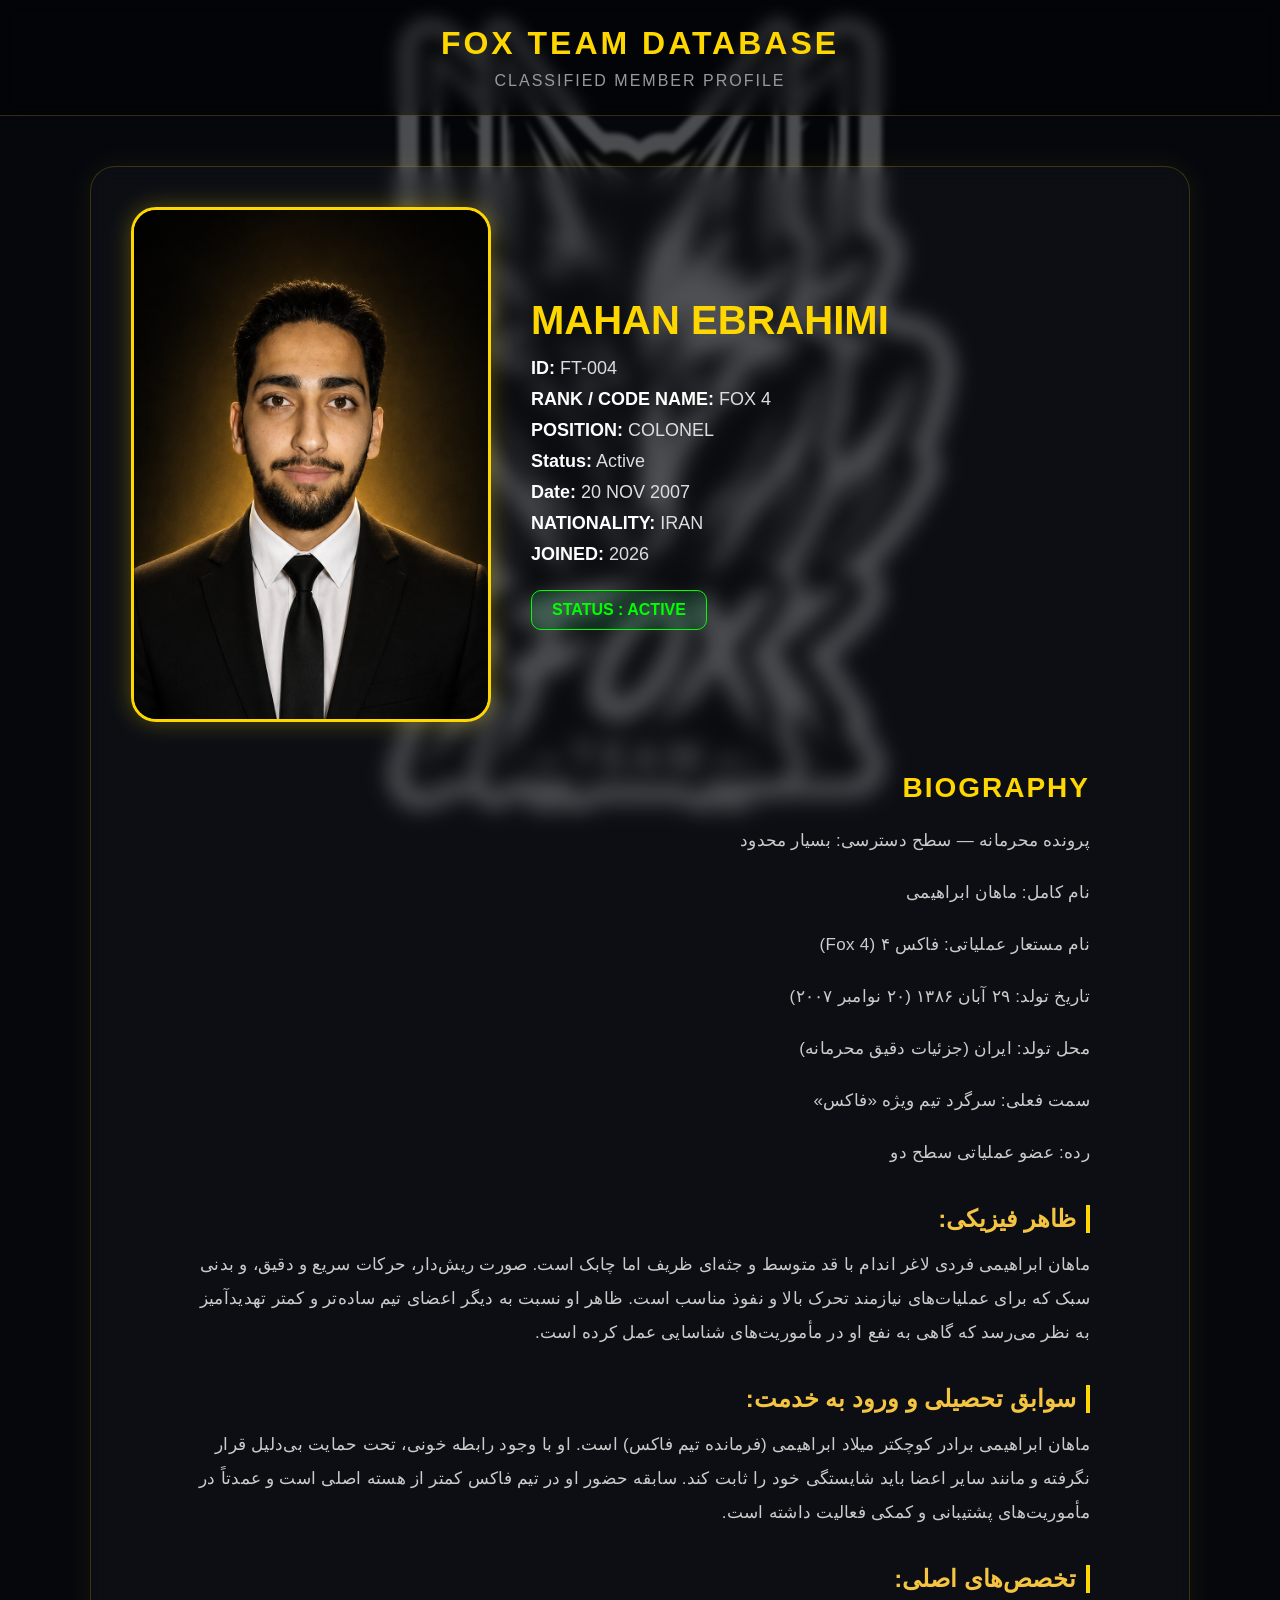
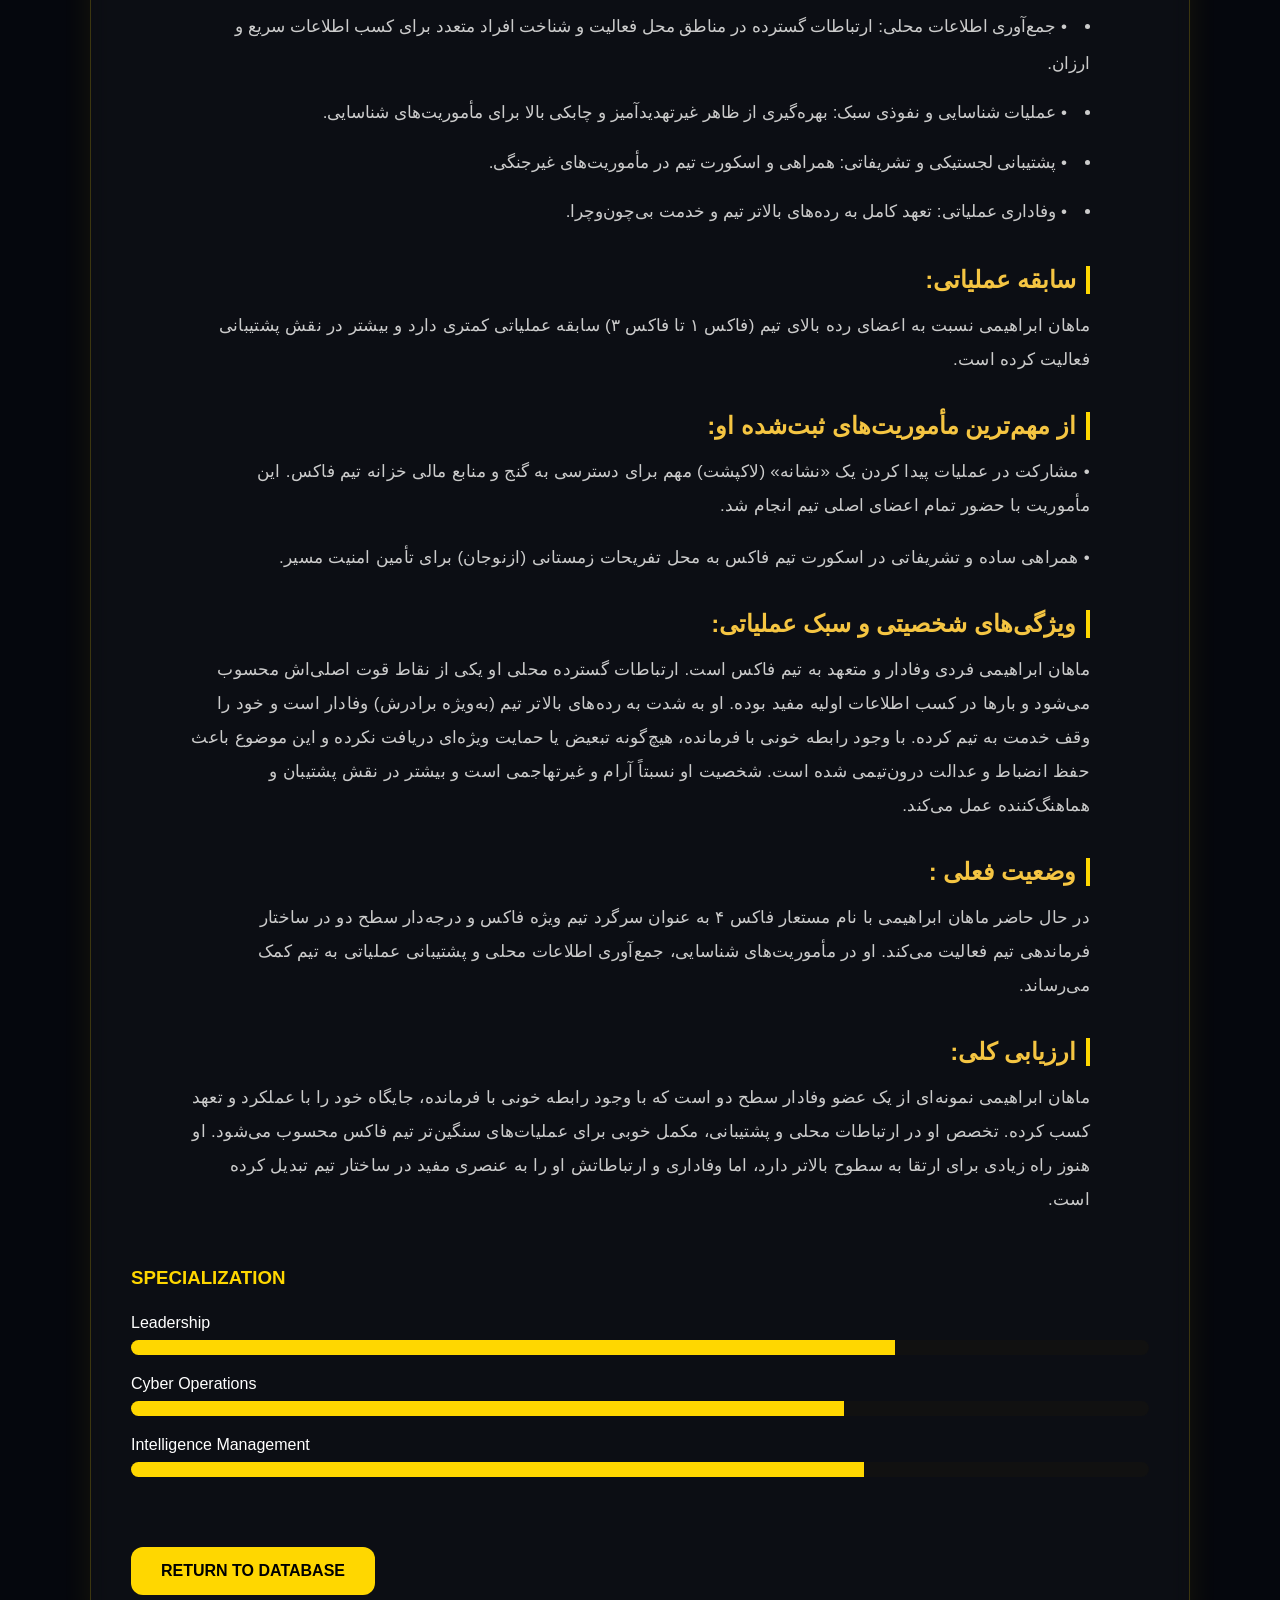
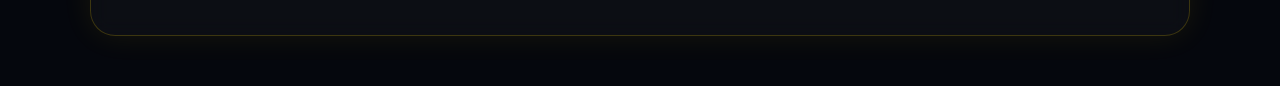
<file: mahan.html>
<!DOCTYPE html>
<html lang="en">

<head>
  <meta charset="UTF-8">
  <meta name="viewport" content="width=device-width, initial-scale=1.0">
  <link rel="stylesheet" href="style.css">
  <title>MASIH PROFILE</title>
  <link rel="preconnect" href="https://fonts.googleapis.com">
  <link rel="preconnect" href="https://fonts.gstatic.com" crossorigin>

  <link href="https://fonts.googleapis.com/css2?family=Vazirmatn:wght@300;400;700&display=swap" rel="stylesheet">

  <style>
    * {
      margin: 0;
      padding: 0;
      box-sizing: border-box;
      font-family: Arial;
    }

    body {
      background: #05070d;
      color: white;
      overflow-x: hidden;
    }

    /* BACKGROUND */

    .bg-logo {
      position: fixed;

      top: 50%;
      left: 50%;

      transform: translate(-50%, -50%);

      width: 1000px;
      height: 1000px;

      background-image: url("member/logo.png");
      background-repeat: no-repeat;
      background-position: center;
      background-size: cover;

      opacity: 0.28;

      filter: blur(2px);

      z-index: 0;

      pointer-events: none;

      animation: logoFloat 8s ease-in-out infinite;
    }

    /* HEADER */

    .header {
      width: 100%;
      padding: 25px;
      text-align: center;
      border-bottom: 1px solid rgba(255, 215, 0, 0.2);
      background: rgba(0, 0, 0, 0.4);
      backdrop-filter: blur(8px);
    }

    .header h1 {
      color: gold;
      font-size: 32px;
      letter-spacing: 3px;
    }

    .header p {
      margin-top: 10px;
      color: #999;
      letter-spacing: 2px;
    }

    /* PROFILE CARD */

    .profile-container {
      width: 90%;
      max-width: 1100px;
      margin: 50px auto;
      background: rgba(255, 255, 255, 0.03);
      border: 1px solid rgba(255, 215, 0, 0.2);
      border-radius: 25px;
      padding: 40px;
      backdrop-filter: blur(10px);
      box-shadow: 0 0 30px rgba(255, 215, 0, 0.08);
    }

    /* TOP */

    .top-section {
      display: flex;
      flex-wrap: wrap;
      gap: 40px;
      align-items: center;
    }

    /* IMAGE */

    .profile-image {
      width: 360px;
      border-radius: 25px;
      border: 3px solid gold;
      box-shadow: 0 0 25px rgba(255, 215, 0, 0.3);
    }

    /* INFO */

    .info h2 {
      font-size: 40px;
      color: gold;
      margin-bottom: 15px;
    }

    .info p {
      margin: 10px 0;
      font-size: 18px;
      color: #ddd;
    }

    /* STATUS */

    .status {
      margin-top: 15px;
      display: inline-block;
      padding: 10px 20px;
      background: rgba(0, 255, 100, 0.1);
      border: 1px solid lime;
      color: lime;
      border-radius: 10px;
      font-weight: bold;
    }

    /* BIO */

    .bio {
      margin-top: 50px;
    }

    .bio h3 {
      color: gold;
      margin-bottom: 20px;
      font-size: 28px;
    }

    .bio p {
      color: #ccc;
      line-height: 2;
      font-size: 17px;
    }

    /* SKILLS */

    .skills {
      margin-top: 50px;
    }

    .skills h3 {
      color: gold;
      margin-bottom: 25px;
    }

    .skill {
      margin-bottom: 20px;
    }

    .skill-name {
      margin-bottom: 8px;
    }

    .skill-bar {
      width: 100%;
      height: 15px;
      background: #111;
      border-radius: 20px;
      overflow: hidden;
    }

    .skill-fill {
      height: 100%;
      background: gold;
    }

    /* BUTTON */

    .back-btn {
      margin-top: 50px;
      display: inline-block;
      padding: 15px 30px;
      background: gold;
      color: black;
      text-decoration: none;
      border-radius: 12px;
      font-weight: bold;
      transition: 0.3s;
    }

    .back-btn:hover {
      transform: scale(1.05);
    }
  </style>

</head>

<body>

  <img src="member/logo.png" class="bg-logo">

  <div class="header">
    <h1>FOX TEAM DATABASE</h1>
    <p>CLASSIFIED MEMBER PROFILE</p>
  </div>

  <div class="profile-container">

    <div class="top-section">

      <img src="member/member4.png" class="profile-image">

      <div class="info">
        <h2>MAHAN EBRAHIMI</h2>

        <p><span>ID:</span> FT-004</p>
        <p><span>RANK / CODE NAME:</span> FOX 4</p>
        <p><span>POSITION:</span> COLONEL</p>
        <p><span>Status:</span> Active</p>
        <p><span>Date:</span> 20 NOV 2007</p>
        <p><span>NATIONALITY:</span> IRAN</p>
        <p><span>JOINED:</span> 2026</p>

        <div class="status">
          STATUS : ACTIVE
        </div>
      </div>

    </div>


    <div class="bio">
      <h3>BIOGRAPHY</h3>

      <p>پرونده محرمانه — سطح دسترسی: بسیار محدود</p>

      <p>نام کامل: ماهان ابراهیمی</p>

      <p>
        نام مستعار عملیاتی: فاکس ۴
        (Fox 4)
      </p>

      <p> تاریخ تولد: ۲۹ آبان ۱۳۸۶ (۲۰ نوامبر ۲۰۰۷)
      </p>

      <p>محل تولد: ایران (جزئیات دقیق محرمانه)
      </p>

      <p>سمت فعلی: سرگرد تیم ویژه «فاکس» </p>

      <p>رده: عضو عملیاتی سطح دو</p>

      <h4>ظاهر فیزیکی:</h4>

      <p>
        ماهان ابراهیمی فردی لاغر اندام با قد متوسط و جثه‌ای ظریف اما چابک است. صورت ریش‌دار، حرکات سریع و دقیق، و بدنی
        سبک که برای عملیات‌های نیازمند تحرک بالا و نفوذ مناسب است. ظاهر او نسبت به دیگر اعضای تیم ساده‌تر و کمتر
        تهدیدآمیز به نظر می‌رسد که گاهی به نفع او در مأموریت‌های شناسایی عمل کرده است.
      </p>

      <h4>سوابق تحصیلی و ورود به خدمت:</h4>

      <p>
        ماهان ابراهیمی برادر کوچکتر میلاد ابراهیمی (فرمانده تیم فاکس) است. او با وجود رابطه خونی، تحت حمایت بی‌دلیل قرار
        نگرفته و مانند سایر اعضا باید شایستگی خود را ثابت کند. سابقه حضور او در تیم فاکس کمتر از هسته اصلی است و عمدتاً
        در مأموریت‌های پشتیبانی و کمکی فعالیت داشته است.
      </p>

      <h4>تخصص‌های اصلی:</h4>
      <lu>

        <li>
          • جمع‌آوری اطلاعات محلی: ارتباطات گسترده در مناطق محل فعالیت و شناخت افراد متعدد برای کسب اطلاعات سریع و
          ارزان.
        </li>

        <li>
          • عملیات شناسایی و نفوذی سبک: بهره‌گیری از ظاهر غیرتهدیدآمیز و چابکی بالا برای مأموریت‌های شناسایی.
        </li>

        <li>
          • پشتیبانی لجستیکی و تشریفاتی: همراهی و اسکورت تیم در مأموریت‌های غیرجنگی.
        </li>

        <li>
          • وفاداری عملیاتی: تعهد کامل به رده‌های بالاتر تیم و خدمت بی‌چون‌وچرا.
        </li>

      </lu>
      <h4>سابقه عملیاتی:</h4>

      <p>
        ماهان ابراهیمی نسبت به اعضای رده بالای تیم (فاکس ۱ تا فاکس ۳) سابقه عملیاتی کمتری دارد و بیشتر در نقش پشتیبانی
        فعالیت کرده است.
      </p>

      <h4>
        از مهم‌ترین مأموریت‌های ثبت‌شده او:
      </h4>

      <p>
        • مشارکت در عملیات پیدا کردن یک «نشانه» (لاکپشت) مهم برای دسترسی به گنج و منابع مالی خزانه تیم فاکس. این
        مأموریت با حضور تمام اعضای اصلی تیم انجام شد.
      </p>

      <p>
        • همراهی ساده و تشریفاتی در اسکورت تیم فاکس به محل تفریحات زمستانی (ازنوجان) برای تأمین امنیت مسیر.
      </p>

      <h4>ویژگی‌های شخصیتی و سبک عملیاتی:</h4>

      <p>
        ماهان ابراهیمی فردی وفادار و متعهد به تیم فاکس است. ارتباطات گسترده محلی او یکی از نقاط قوت اصلی‌اش محسوب
        می‌شود و بارها در کسب اطلاعات اولیه مفید بوده. او به شدت به رده‌های بالاتر تیم (به‌ویژه برادرش) وفادار است و
        خود را وقف خدمت به تیم کرده.
        با وجود رابطه خونی با فرمانده، هیچ‌گونه تبعیض یا حمایت ویژه‌ای دریافت نکرده و این موضوع باعث حفظ انضباط و
        عدالت درون‌تیمی شده است. شخصیت او نسبتاً آرام و غیرتهاجمی است و بیشتر در نقش پشتیبان و هماهنگ‌کننده عمل
        می‌کند.
      </p>

      <h4>
        وضعیت فعلی :
      </h4>

      <p>
        در حال حاضر ماهان ابراهیمی با نام مستعار فاکس ۴ به عنوان سرگرد تیم ویژه فاکس و درجه‌دار سطح دو در ساختار
        فرماندهی تیم فعالیت می‌کند. او در مأموریت‌های شناسایی، جمع‌آوری اطلاعات محلی و پشتیبانی عملیاتی به تیم کمک
        می‌رساند.
      </p>

      <h4>
        ارزیابی کلی:</h4>

      <p>

        ماهان ابراهیمی نمونه‌ای از یک عضو وفادار سطح دو است که با وجود رابطه خونی با فرمانده، جایگاه خود را با عملکرد
        و تعهد کسب کرده. تخصص او در ارتباطات محلی و پشتیبانی، مکمل خوبی برای عملیات‌های سنگین‌تر تیم فاکس محسوب
        می‌شود. او هنوز راه زیادی برای ارتقا به سطوح بالاتر دارد، اما وفاداری و ارتباطاتش او را به عنصری مفید در
        ساختار تیم تبدیل کرده است.
      </p>


    </div>

    <div class="skills">

      <h3>SPECIALIZATION</h3>

      <div class="skill">
        <div class="skill-name">Leadership</div>
        <div class="skill-bar">
          <div class="skill-fill" style="width:75%"></div>
        </div>
      </div>

      <div class="skill">
        <div class="skill-name">Cyber Operations</div>
        <div class="skill-bar">
          <div class="skill-fill" style="width:70%"></div>
        </div>
      </div>

      <div class="skill">
        <div class="skill-name">Intelligence Management</div>
        <div class="skill-bar">
          <div class="skill-fill" style="width:72%"></div>
        </div>
      </div>

    </div>

    <a href="index.html" class="back-btn">
      RETURN TO DATABASE
    </a>

  </div>

</body>

</html>
</file>
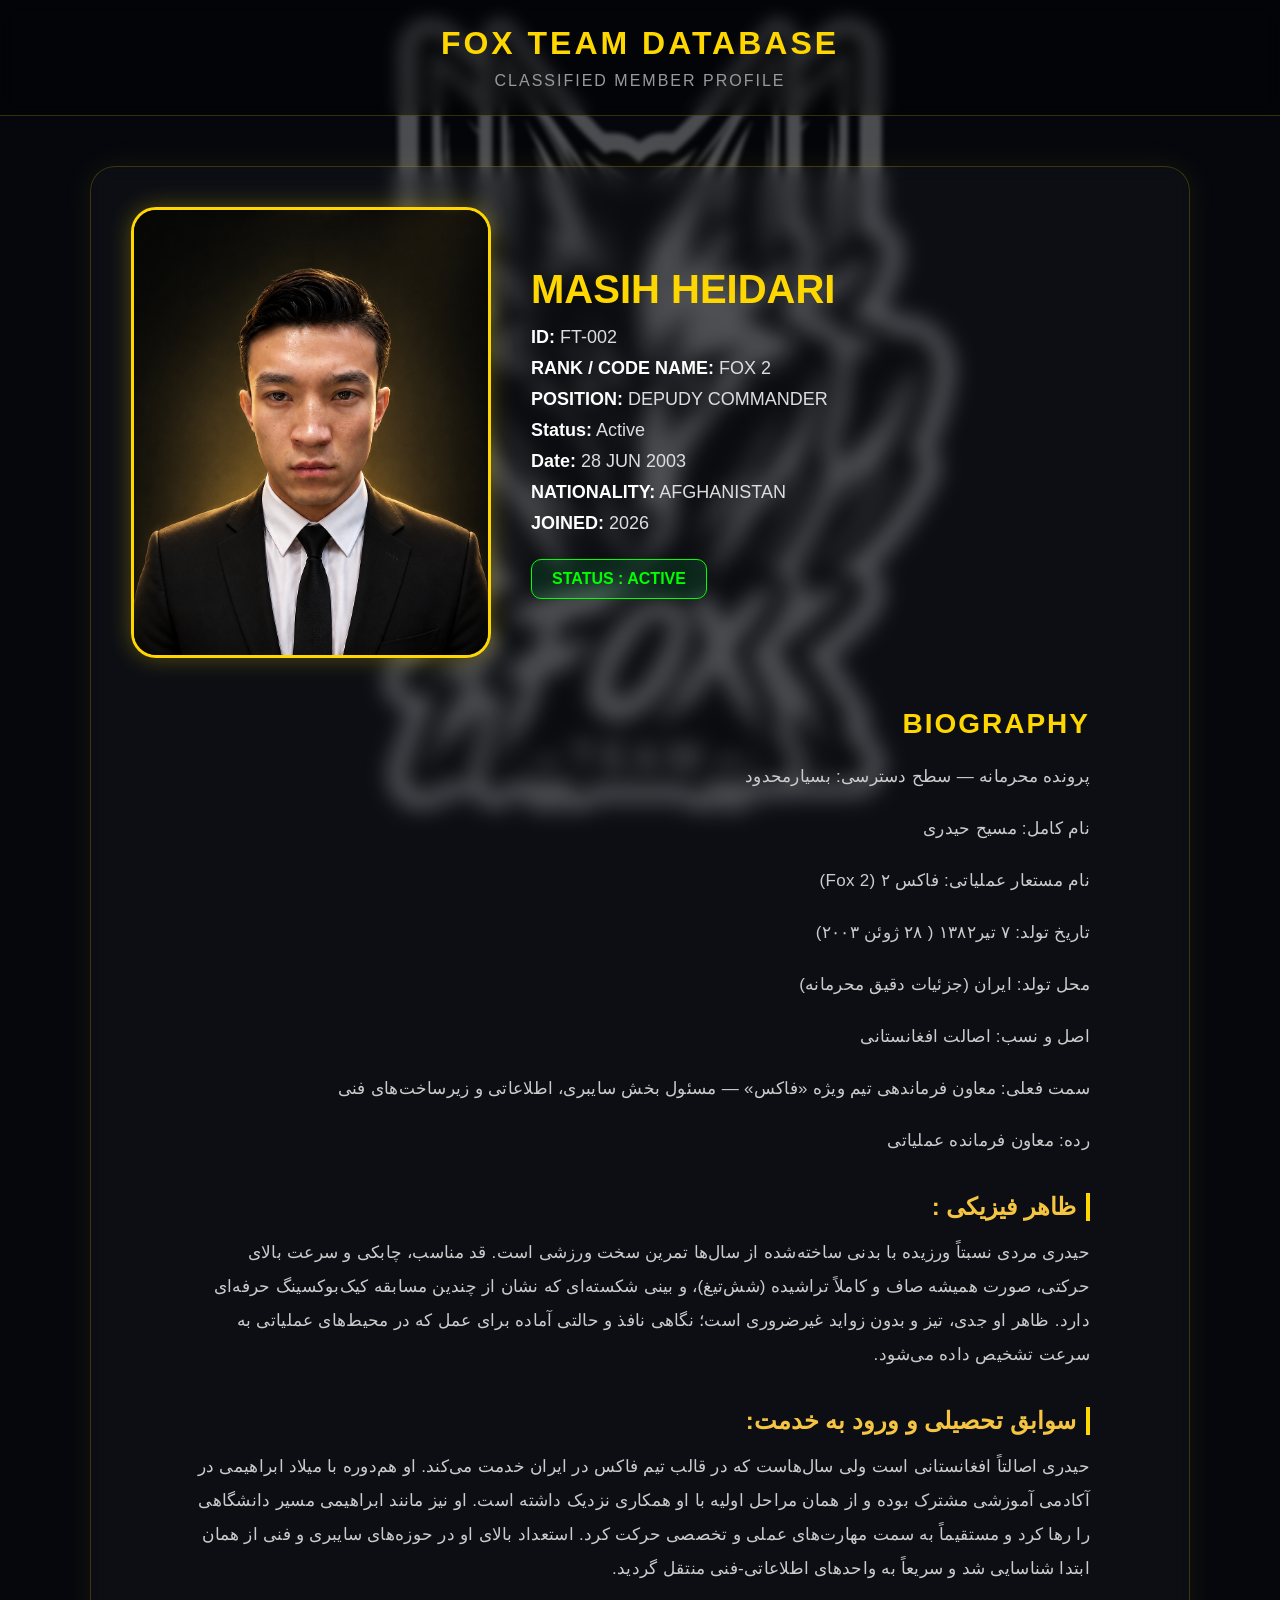
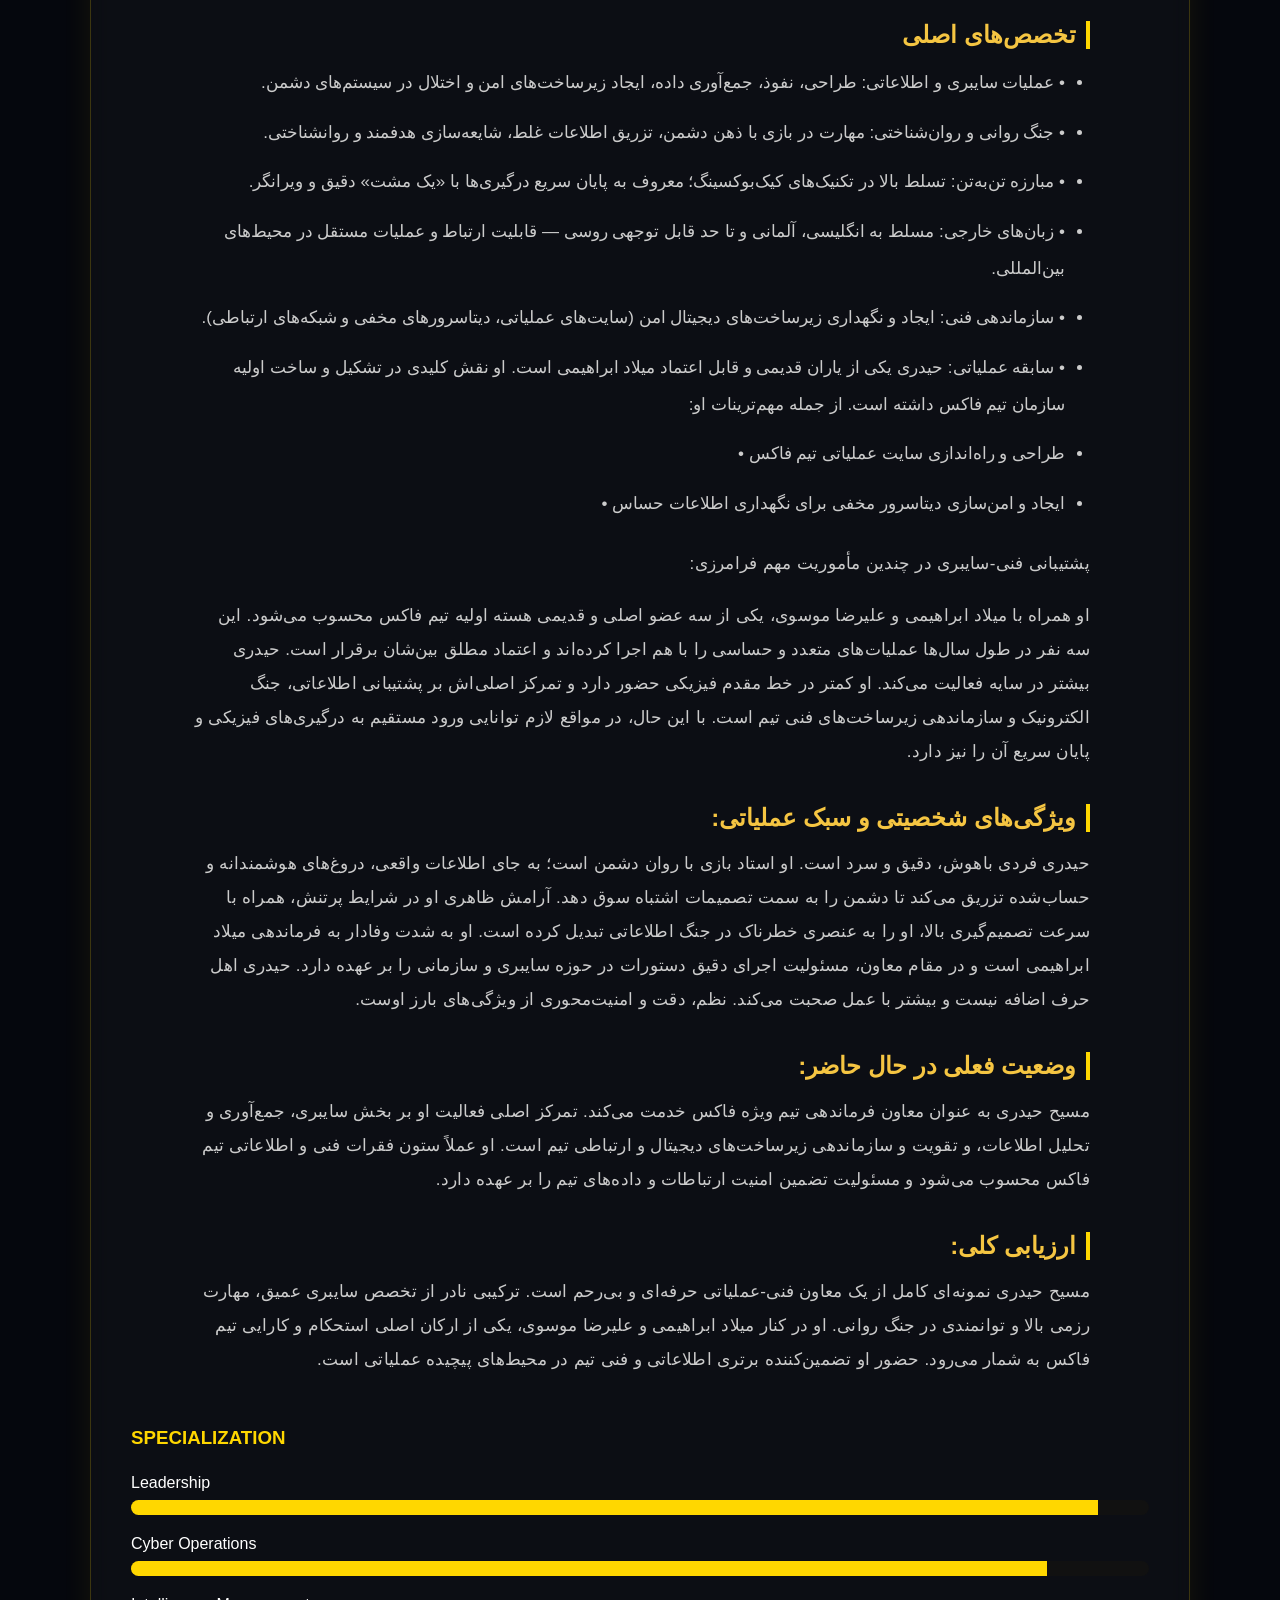
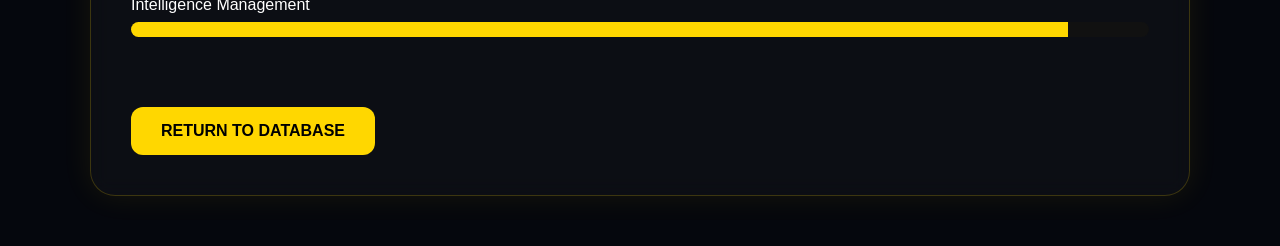
<file: masih.html>
<!DOCTYPE html>
<html lang="en">

<head>
  <meta charset="UTF-8">
  <meta name="viewport" content="width=device-width, initial-scale=1.0">
  <link rel="stylesheet" href="style.css">
  <title>MASIH PROFILE</title>
  <link rel="preconnect" href="https://fonts.googleapis.com">
  <link rel="preconnect" href="https://fonts.gstatic.com" crossorigin>

  <link href="https://fonts.googleapis.com/css2?family=Vazirmatn:wght@300;400;700&display=swap" rel="stylesheet">

  <style>
    * {
      margin: 0;
      padding: 0;
      box-sizing: border-box;
      font-family: Arial;
    }

    body {
      background: #05070d;
      color: white;
      overflow-x: hidden;
    }

    /* BACKGROUND */

    .bg-logo {
      position: fixed;

      top: 50%;
      left: 50%;

      transform: translate(-50%, -50%);

      width: 1000px;
      height: 1000px;

      background-image: url("member/logo.png");
      background-repeat: no-repeat;
      background-position: center;
      background-size: cover;

      opacity: 0.28;

      filter: blur(2px);

      z-index: 0;

      pointer-events: none;

      animation: logoFloat 8s ease-in-out infinite;
    }

    /* HEADER */

    .header {
      width: 100%;
      padding: 25px;
      text-align: center;
      border-bottom: 1px solid rgba(255, 215, 0, 0.2);
      background: rgba(0, 0, 0, 0.4);
      backdrop-filter: blur(8px);
    }

    .header h1 {
      color: gold;
      font-size: 32px;
      letter-spacing: 3px;
    }

    .header p {
      margin-top: 10px;
      color: #999;
      letter-spacing: 2px;
    }

    /* PROFILE CARD */

    .profile-container {
      width: 90%;
      max-width: 1100px;
      margin: 50px auto;
      background: rgba(255, 255, 255, 0.03);
      border: 1px solid rgba(255, 215, 0, 0.2);
      border-radius: 25px;
      padding: 40px;
      backdrop-filter: blur(10px);
      box-shadow: 0 0 30px rgba(255, 215, 0, 0.08);
    }

    /* TOP */

    .top-section {
      display: flex;
      flex-wrap: wrap;
      gap: 40px;
      align-items: center;
    }

    /* IMAGE */

    .profile-image {
      width: 360px;
      border-radius: 25px;
      border: 3px solid gold;
      box-shadow: 0 0 25px rgba(255, 215, 0, 0.3);
    }

    /* INFO */

    .info h2 {
      font-size: 40px;
      color: gold;
      margin-bottom: 15px;
    }

    .info p {
      margin: 10px 0;
      font-size: 18px;
      color: #ddd;
    }

    /* STATUS */

    .status {
      margin-top: 15px;
      display: inline-block;
      padding: 10px 20px;
      background: rgba(0, 255, 100, 0.1);
      border: 1px solid lime;
      color: lime;
      border-radius: 10px;
      font-weight: bold;
    }

    /* BIO */

    .bio {
      margin-top: 50px;
    }

    .bio h3 {
      color: gold;
      margin-bottom: 20px;
      font-size: 28px;
    }

    .bio p {
      color: #ccc;
      line-height: 2;
      font-size: 17px;
    }

    /* SKILLS */

    .skills {
      margin-top: 50px;
    }

    .skills h3 {
      color: gold;
      margin-bottom: 25px;
    }

    .skill {
      margin-bottom: 20px;
    }

    .skill-name {
      margin-bottom: 8px;
    }

    .skill-bar {
      width: 100%;
      height: 15px;
      background: #111;
      border-radius: 20px;
      overflow: hidden;
    }

    .skill-fill {
      height: 100%;
      background: gold;
    }

    /* BUTTON */

    .back-btn {
      margin-top: 50px;
      display: inline-block;
      padding: 15px 30px;
      background: gold;
      color: black;
      text-decoration: none;
      border-radius: 12px;
      font-weight: bold;
      transition: 0.3s;
    }

    .back-btn:hover {
      transform: scale(1.05);
    }
  </style>

</head>

<body>

  <img src="member/logo.png" class="bg-logo">

  <div class="header">
    <h1>FOX TEAM DATABASE</h1>
    <p>CLASSIFIED MEMBER PROFILE</p>
  </div>

  <div class="profile-container">

    <div class="top-section">

      <img src="member/member2.jpg" class="profile-image">

      <div class="info">
        <h2>MASIH HEIDARI</h2>

        <p><span>ID:</span> FT-002</p>
        <p><span>RANK / CODE NAME:</span> FOX 2</p>
        <p><span>POSITION:</span> DEPUDY COMMANDER</p>
        <p><span>Status:</span> Active</p>
        <p><span>Date:</span> 28 JUN 2003</p>
        <p><span>NATIONALITY:</span> AFGHANISTAN</p>
        <p><span>JOINED:</span> 2026</p>

        <div class="status">
          STATUS : ACTIVE
        </div>
      </div>

    </div>

    <div class="bio">
      <h3>BIOGRAPHY</h3>

      <p> پرونده محرمانه — سطح دسترسی: بسیارمحدود</p>

      <p>نام کامل: مسیح حیدری</p>

      <p>نام مستعار عملیاتی: فاکس ۲ (Fox 2)</p>

      <p>تاریخ تولد:
        ۷ تیر۱۳۸۲
        ( ۲۸ ژوئن ۲۰۰۳)</p>

      <p>محل تولد: ایران (جزئیات دقیق محرمانه)</p>

      <p>اصل و نسب: اصالت افغانستانی</p>

      <p>سمت فعلی: معاون فرماندهی تیم ویژه «فاکس» — مسئول بخش سایبری، اطلاعاتی و زیرساخت‌های فنی</p>

      <P> رده: معاون فرمانده عملیاتی</P>

      <h4>ظاهر فیزیکی :</h4>

      <p> حیدری مردی نسبتاً ورزیده با بدنی ساخته‌شده از سال‌ها تمرین سخت ورزشی است. قد مناسب، چابکی و سرعت بالای حرکتی،
        صورت همیشه صاف و کاملاً تراشیده (شش‌تیغ)، و بینی شکسته‌ای که نشان از چندین مسابقه کیک‌بوکسینگ حرفه‌ای دارد. ظاهر
        او جدی، تیز و بدون زواید غیرضروری است؛ نگاهی نافذ و حالتی آماده برای عمل که در محیط‌های عملیاتی به سرعت تشخیص
        داده می‌شود.</p>

      <h4>سوابق تحصیلی و ورود به خدمت:</h4>

      <p> حیدری اصالتاً افغانستانی است ولی سال‌هاست که در قالب تیم فاکس در ایران خدمت می‌کند. او هم‌دوره با میلاد
        ابراهیمی در آکادمی آموزشی مشترک بوده و از همان مراحل اولیه با او همکاری نزدیک داشته است. او نیز مانند ابراهیمی
        مسیر دانشگاهی را رها کرد و مستقیماً به سمت مهارت‌های عملی و تخصصی حرکت کرد. استعداد بالای او در حوزه‌های سایبری
        و فنی از همان ابتدا شناسایی شد و سریعاً به واحدهای اطلاعاتی-فنی منتقل گردید.</p>

      <h4>تخصص‌های اصلی</h4>

      <ul>

        <li>•
          عملیات سایبری و اطلاعاتی: طراحی، نفوذ، جمع‌آوری داده، ایجاد زیرساخت‌های امن و اختلال در سیستم‌های دشمن.</li>

        <li>•
          جنگ روانی و روان‌شناختی: مهارت در بازی با ذهن دشمن، تزریق اطلاعات غلط، شایعه‌سازی هدفمند و روانشناختی.</li>

        <li>•
          مبارزه تن‌به‌تن: تسلط بالا در تکنیک‌های کیک‌بوکسینگ؛ معروف به پایان سریع درگیری‌ها با «یک مشت» دقیق و ویرانگر.
        </li>

        <li>•
          زبان‌های خارجی: مسلط به انگلیسی، آلمانی و تا حد قابل توجهی روسی — قابلیت ارتباط و عملیات مستقل در محیط‌های
          بین‌المللی.</li>

        <li>•
          سازماندهی فنی: ایجاد و نگهداری زیرساخت‌های دیجیتال امن (سایت‌های عملیاتی، دیتاسرورهای مخفی و شبکه‌های
          ارتباطی).</li>

        <li>•
          سابقه عملیاتی: حیدری یکی از یاران قدیمی و قابل اعتماد میلاد ابراهیمی است. او نقش کلیدی در تشکیل و ساخت اولیه
          سازمان تیم فاکس داشته است. از جمله مهم‌ترینات او:</li>
        <li> طراحی و راه‌اندازی سایت عملیاتی تیم فاکس
          •</li>

        <li> ایجاد و امن‌سازی دیتاسرور مخفی برای نگهداری اطلاعات حساس
          •</li>
      </ul>

      <p> پشتیبانی فنی-سایبری در چندین مأموریت مهم فرامرزی:</p>

      <p> او همراه با میلاد ابراهیمی و علیرضا موسوی، یکی از سه عضو اصلی و قدیمی هسته اولیه تیم فاکس محسوب می‌شود. این سه
        نفر
        در طول سال‌ها عملیات‌های متعدد و حساسی را با هم اجرا کرده‌اند و اعتماد مطلق بین‌شان برقرار است.
        حیدری بیشتر در سایه فعالیت می‌کند. او کمتر در خط مقدم فیزیکی حضور دارد و تمرکز اصلی‌اش بر پشتیبانی اطلاعاتی، جنگ
        الکترونیک و سازماندهی زیرساخت‌های فنی تیم است. با این حال، در مواقع لازم توانایی ورود مستقیم به درگیری‌های
        فیزیکی
        و پایان سریع آن را نیز دارد.</p>

      <h4> ویژگی‌های شخصیتی و سبک عملیاتی:</h4>

      <p> حیدری فردی باهوش، دقیق و سرد است. او استاد بازی با روان دشمن است؛ به جای اطلاعات
        واقعی، دروغ‌های هوشمندانه و حساب‌شده تزریق می‌کند تا دشمن را به سمت تصمیمات اشتباه سوق دهد. آرامش ظاهری او در
        شرایط پرتنش، همراه با سرعت تصمیم‌گیری بالا، او را به عنصری خطرناک در جنگ اطلاعاتی تبدیل کرده است.
        او به شدت وفادار به فرماندهی میلاد ابراهیمی است و در مقام معاون، مسئولیت اجرای دقیق دستورات در حوزه سایبری و
        سازمانی را بر عهده دارد. حیدری اهل حرف اضافه نیست و بیشتر با عمل صحبت می‌کند. نظم، دقت و امنیت‌محوری از
        ویژگی‌های
        بارز اوست.</p>

      <h4> وضعیت فعلی در حال حاضر:</h4>

      <p> مسیح حیدری به عنوان معاون فرماندهی تیم ویژه فاکس خدمت می‌کند. تمرکز اصلی فعالیت او بر بخش
        سایبری، جمع‌آوری و تحلیل اطلاعات، و تقویت و سازماندهی زیرساخت‌های دیجیتال و ارتباطی تیم است. او عملاً ستون فقرات
        فنی و اطلاعاتی تیم فاکس محسوب می‌شود و مسئولیت تضمین امنیت ارتباطات و داده‌های تیم را بر عهده دارد.</p>

      <h4> ارزیابی کلی:</h4>

      <p> مسیح حیدری نمونه‌ای کامل از یک معاون فنی-عملیاتی حرفه‌ای و بی‌رحم است. ترکیبی نادر از تخصص
        سایبری عمیق، مهارت رزمی بالا و توانمندی در جنگ روانی. او در کنار میلاد ابراهیمی و علیرضا موسوی، یکی از ارکان
        اصلی
        استحکام و کارایی تیم فاکس به شمار می‌رود. حضور او تضمین‌کننده برتری اطلاعاتی و فنی تیم در محیط‌های پیچیده
        عملیاتی
        است.</p>

    </div>

    <div class="skills">

      <h3>SPECIALIZATION</h3>

      <div class="skill">
        <div class="skill-name">Leadership</div>
        <div class="skill-bar">
          <div class="skill-fill" style="width:95%"></div>
        </div>
      </div>

      <div class="skill">
        <div class="skill-name">Cyber Operations</div>
        <div class="skill-bar">
          <div class="skill-fill" style="width:90%"></div>
        </div>
      </div>

      <div class="skill">
        <div class="skill-name">Intelligence Management</div>
        <div class="skill-bar">
          <div class="skill-fill" style="width:92%"></div>
        </div>
      </div>

    </div>

    <a href="index.html" class="back-btn">
      RETURN TO DATABASE
    </a>

  </div>

</body>

</html>
</file>
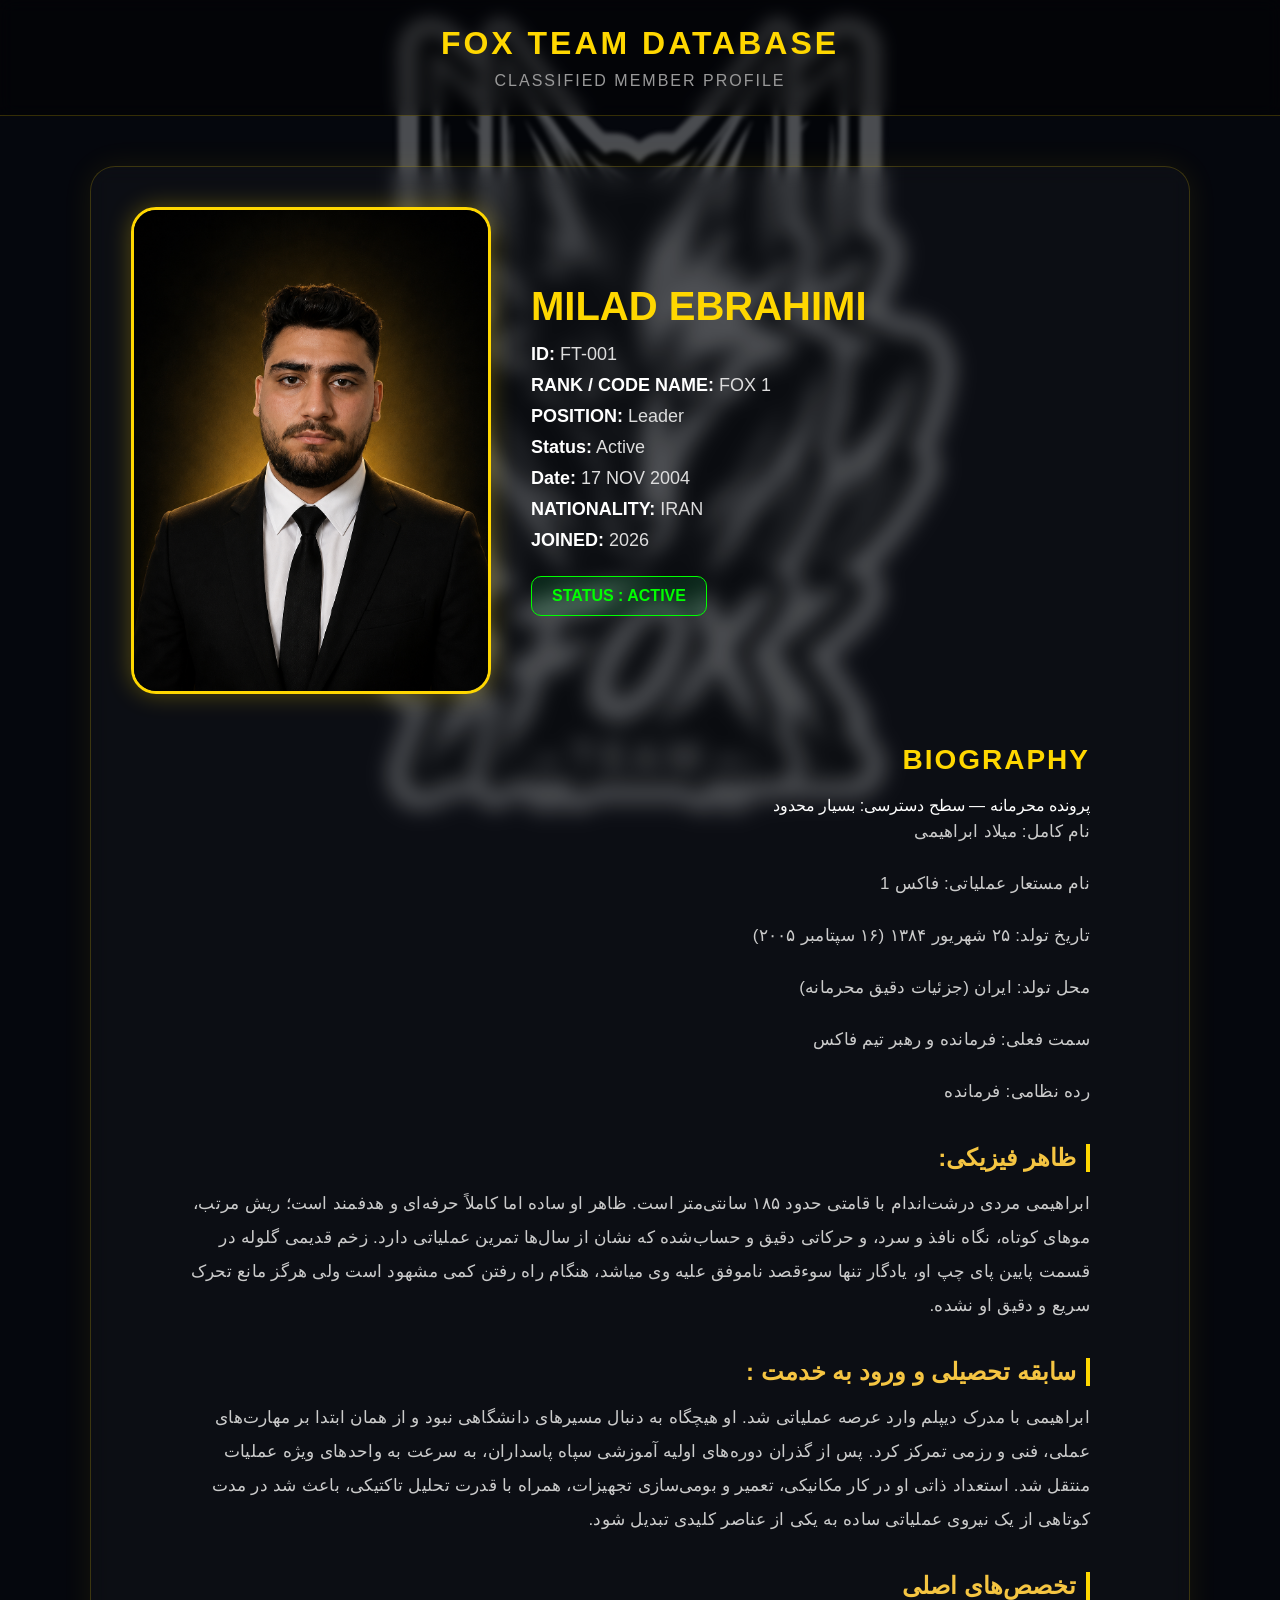
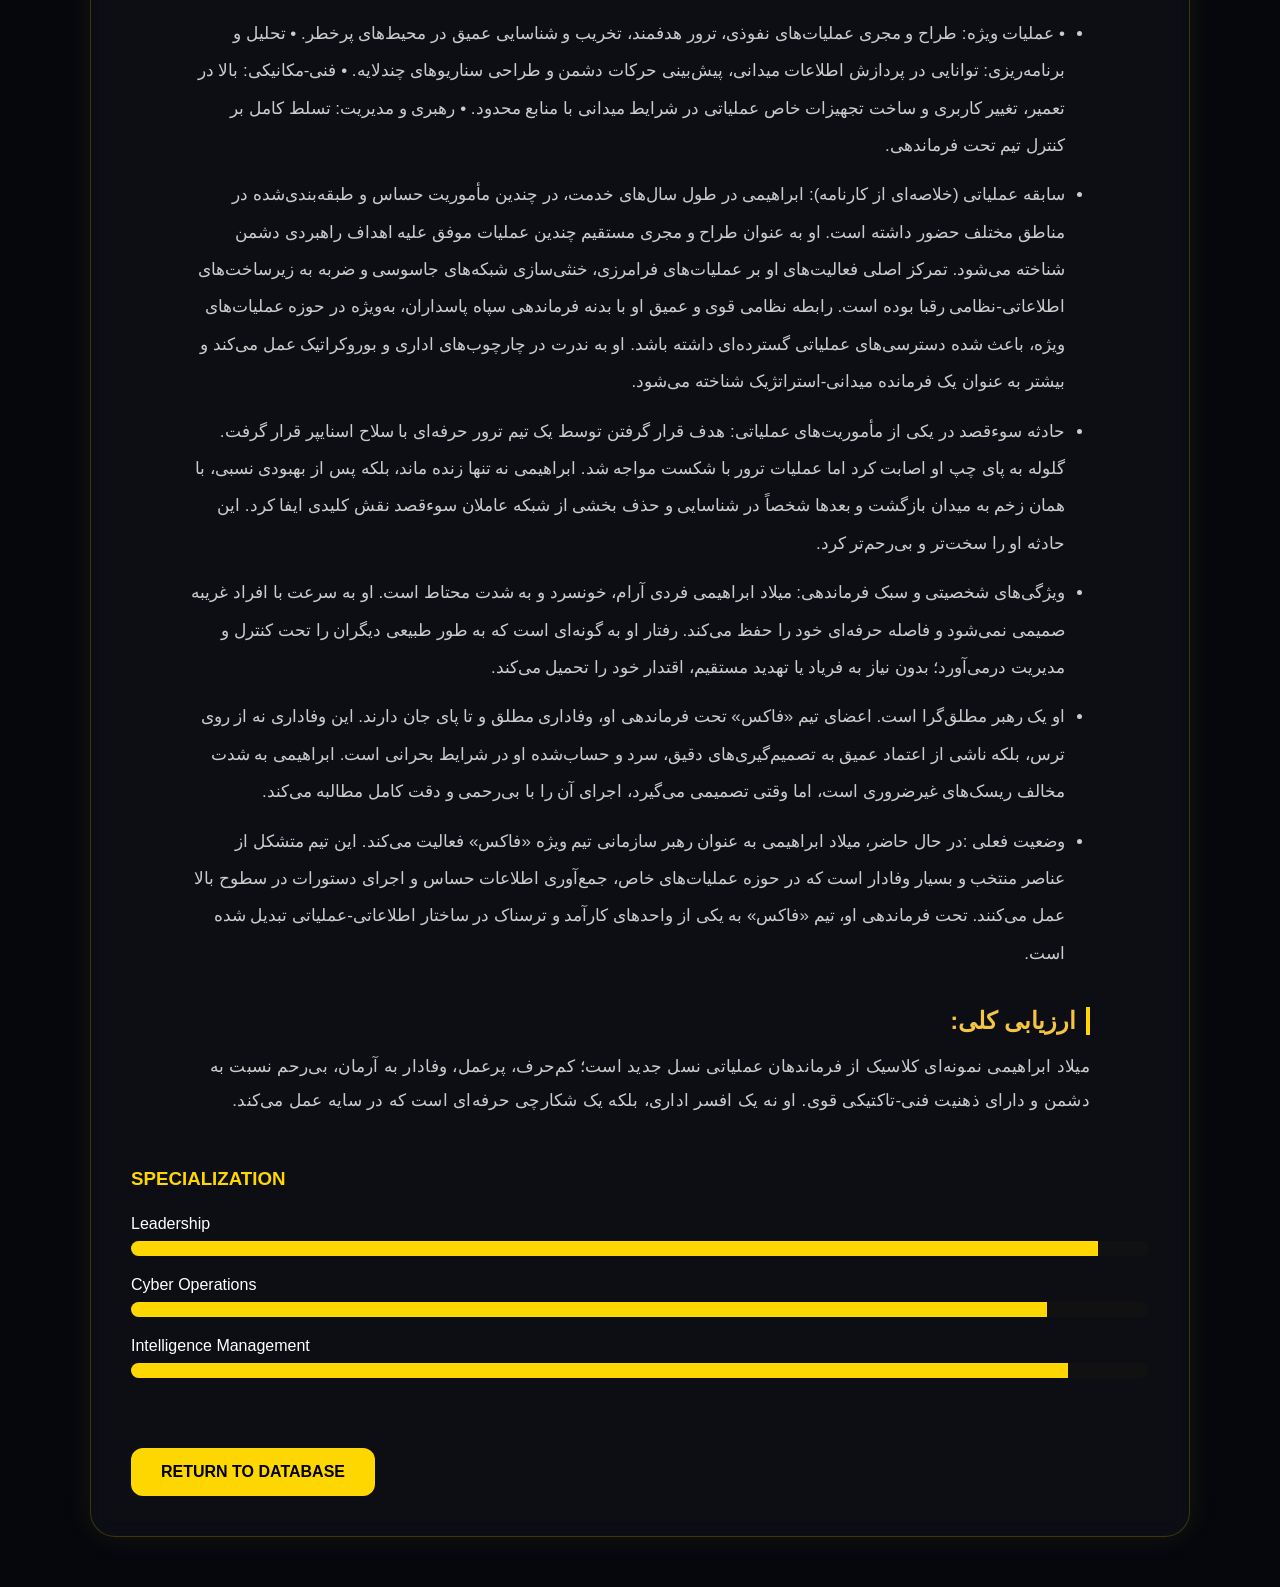
<file: milad.html>
<!DOCTYPE html>
<html lang="en">

<head>
  <meta charset="UTF-8">
  <meta name="viewport" content="width=device-width, initial-scale=1.0">
  <link rel="stylesheet" href="style.css">
  <title>MILAD PROFILE</title>
  <link rel="preconnect" href="https://fonts.googleapis.com">
  <link rel="preconnect" href="https://fonts.gstatic.com" crossorigin>

  <link href="https://fonts.googleapis.com/css2?family=Vazirmatn:wght@300;400;700&display=swap" rel="stylesheet">

  <style>
    * {
      margin: 0;
      padding: 0;
      box-sizing: border-box;
      font-family: Arial;
    }

    body {
      background: #05070d;
      color: white;
      overflow-x: hidden;
    }

    /* BACKGROUND */

    .bg-logo {
      position: fixed;

      top: 50%;
      left: 50%;

      transform: translate(-50%, -50%);

      width: 1000px;
      height: 1000px;

      background-image: url("member/logo.png");
      background-repeat: no-repeat;
      background-position: center;
      background-size: cover;

      opacity: 0.28;

      filter: blur(2px);

      z-index: 0;

      pointer-events: none;

      animation: logoFloat 8s ease-in-out infinite;
    }

    /* HEADER */

    .header {
      width: 100%;
      padding: 25px;
      text-align: center;
      border-bottom: 1px solid rgba(255, 215, 0, 0.2);
      background: rgba(0, 0, 0, 0.4);
      backdrop-filter: blur(8px);
    }

    .header h1 {
      color: gold;
      font-size: 32px;
      letter-spacing: 3px;
    }

    .header p {
      margin-top: 10px;
      color: #999;
      letter-spacing: 2px;
    }

    /* PROFILE CARD */

    .profile-container {
      width: 90%;
      max-width: 1100px;
      margin: 50px auto;
      background: rgba(255, 255, 255, 0.03);
      border: 1px solid rgba(255, 215, 0, 0.2);
      border-radius: 25px;
      padding: 40px;
      backdrop-filter: blur(10px);
      box-shadow: 0 0 30px rgba(255, 215, 0, 0.08);
    }

    /* TOP */

    .top-section {
      display: flex;
      flex-wrap: wrap;
      gap: 40px;
      align-items: center;
    }

    /* IMAGE */

    .profile-image {
      width: 360px;
      border-radius: 25px;
      border: 3px solid gold;
      box-shadow: 0 0 25px rgba(255, 215, 0, 0.3);
    }

    /* INFO */

    .info h2 {
      font-size: 40px;
      color: gold;
      margin-bottom: 15px;
    }

    .info p {
      margin: 10px 0;
      font-size: 18px;
      color: #ddd;
    }

    /* STATUS */

    .status {
      margin-top: 15px;
      display: inline-block;
      padding: 10px 20px;
      background: rgba(0, 255, 100, 0.1);
      border: 1px solid lime;
      color: lime;
      border-radius: 10px;
      font-weight: bold;
    }

    /* BIO */

    .bio {
      margin-top: 50px;
    }

    .bio h3 {
      color: gold;
      margin-bottom: 20px;
      font-size: 28px;
    }

    .bio p {
      color: #ccc;
      line-height: 2;
      font-size: 17px;
    }

    /* SKILLS */

    .skills {
      margin-top: 50px;
    }

    .skills h3 {
      color: gold;
      margin-bottom: 25px;
    }

    .skill {
      margin-bottom: 20px;
    }

    .skill-name {
      margin-bottom: 8px;
    }

    .skill-bar {
      width: 100%;
      height: 15px;
      background: #111;
      border-radius: 20px;
      overflow: hidden;
    }

    .skill-fill {
      height: 100%;
      background: gold;
    }

    /* BUTTON */

    .back-btn {
      margin-top: 50px;
      display: inline-block;
      padding: 15px 30px;
      background: gold;
      color: black;
      text-decoration: none;
      border-radius: 12px;
      font-weight: bold;
      transition: 0.3s;
    }

    .back-btn:hover {
      transform: scale(1.05);
    }
  </style>

</head>

<body>

  <img src="member/logo.png" class="bg-logo">

  <div class="header">
    <h1>FOX TEAM DATABASE</h1>
    <p>CLASSIFIED MEMBER PROFILE</p>
  </div>

  <div class="profile-container">

    <div class="top-section">

      <img src="member/member1.png" class="profile-image">

      <div class="info">
        <h2>MILAD EBRAHIMI</h2>

        <p><span>ID:</span> FT-001</p>
        <p><span>RANK / CODE NAME:</span> FOX 1</p>
        <p><span>POSITION:</span> Leader</p>
        <p><span>Status:</span> Active</p>
        <p><span>Date:</span> 17 NOV 2004</p>
        <p><span>NATIONALITY:</span> IRAN</p>
        <p><span>JOINED:</span> 2026</p>

        <div class="status">
          STATUS : ACTIVE
        </div>
      </div>

    </div>

    <div class="bio">
      <h3>BIOGRAPHY</h3>

      <p1>پرونده محرمانه — سطح دسترسی: بسیار محدود</p1>

      <p> نام کامل: میلاد ابراهیمی</p>

      <p>نام مستعار عملیاتی: فاکس 1</p>

      <p>تاریخ تولد: ۲۵ شهریور ۱۳۸۴ (۱۶ سپتامبر ۲۰۰۵)</p>

      <p>محل تولد: ایران (جزئیات دقیق محرمانه)</p>

      <p>سمت فعلی: فرمانده و رهبر تیم فاکس</p>

      <p>رده نظامی: فرمانده</p>

      <h4> ظاهر فیزیکی:</h4>

      <p>
        ابراهیمی مردی درشت‌اندام با قامتی حدود ۱۸۵ سانتی‌متر است. ظاهر
        او
        ساده اما کاملاً حرفه‌ای و هدفمند است؛ ریش مرتب، موهای کوتاه، نگاه نافذ و سرد، و حرکاتی دقیق و حساب‌شده که نشان
        از سال‌ها تمرین عملیاتی دارد. زخم قدیمی گلوله در قسمت پایین پای چپ او، یادگار تنها سوءقصد ناموفق علیه وی میاشد،
        هنگام
        راه رفتن کمی مشهود است ولی هرگز مانع تحرک سریع و دقیق او نشده.
      </p>

      <h4> سابقه تحصیلی و ورود به خدمت :</h4>

      <p>
        ابراهیمی با مدرک دیپلم وارد عرصه عملیاتی شد. او هیچگاه به دنبال مسیرهای دانشگاهی
        نبود و از همان ابتدا بر مهارت‌های عملی، فنی و رزمی تمرکز کرد. پس از گذران دوره‌های اولیه آموزشی سپاه پاسداران،
        به سرعت به واحدهای ویژه عملیات منتقل شد. استعداد ذاتی او در کار مکانیکی، تعمیر و بومی‌سازی تجهیزات، همراه با
        قدرت تحلیل تاکتیکی، باعث شد در مدت کوتاهی از یک نیروی عملیاتی ساده به یکی از عناصر کلیدی تبدیل شود.
      </p>

      <h4> تخصص‌های اصلی</h4>

      <ul>
        <li>
          • عملیات ویژه: طراح و مجری عملیات‌های نفوذی، ترور هدفمند، تخریب و شناسایی عمیق در محیط‌های پرخطر.
          • تحلیل و برنامه‌ریزی: توانایی در پردازش اطلاعات میدانی، پیش‌بینی حرکات دشمن و طراحی سناریوهای
          چندلایه.
          • فنی-مکانیکی: بالا در تعمیر، تغییر کاربری و ساخت تجهیزات خاص عملیاتی در شرایط میدانی با منابع محدود.
          • رهبری و مدیریت: تسلط کامل بر کنترل تیم تحت فرماندهی.
        </li>
        <li>
          سابقه عملیاتی (خلاصه‌ای از کارنامه): ابراهیمی در طول سال‌های خدمت، در چندین مأموریت حساس و طبقه‌بندی‌شده در
          مناطق
          مختلف حضور داشته است. او به عنوان طراح و مجری مستقیم چندین عملیات موفق علیه اهداف راهبردی دشمن شناخته می‌شود.
          تمرکز اصلی فعالیت‌های او بر عملیات‌های فرامرزی، خنثی‌سازی شبکه‌های جاسوسی و ضربه به زیرساخت‌های اطلاعاتی-نظامی
          رقبا بوده است.
          رابطه نظامی قوی و عمیق او با بدنه فرماندهی سپاه پاسداران، به‌ویژه در حوزه عملیات‌های ویژه، باعث شده دسترسی‌های
          عملیاتی گسترده‌ای داشته باشد. او به ندرت در چارچوب‌های اداری و بوروکراتیک عمل می‌کند و بیشتر به عنوان یک
          فرمانده
          میدانی-استراتژیک شناخته می‌شود.
        </li>
        <li> حادثه سوءقصد در یکی از مأموریت‌های عملیاتی: هدف قرار گرفتن توسط یک تیم ترور حرفه‌ای با سلاح اسنایپر قرار
          گرفت.
          گلوله به پای چپ او اصابت کرد اما عملیات ترور با شکست مواجه شد. ابراهیمی نه تنها زنده ماند، بلکه پس از بهبودی
          نسبی، با همان زخم به میدان بازگشت و بعدها شخصاً در شناسایی و حذف بخشی از شبکه عاملان سوءقصد نقش کلیدی ایفا
          کرد.
          این حادثه او را سخت‌تر و بی‌رحم‌تر کرد.
        </li>
        <li> ویژگی‌های شخصیتی و سبک فرماندهی: میلاد ابراهیمی فردی آرام، خونسرد و به شدت محتاط است. او به سرعت با افراد
          غریبه
          صمیمی نمی‌شود و فاصله حرفه‌ای خود را حفظ می‌کند. رفتار او به گونه‌ای است که به طور طبیعی دیگران را تحت کنترل و
          مدیریت درمی‌آورد؛ بدون نیاز به فریاد یا تهدید مستقیم، اقتدار خود را تحمیل می‌کند.
        </li>
        <li> او یک رهبر مطلق‌گرا است. اعضای تیم «فاکس» تحت فرماندهی او، وفاداری مطلق و تا پای جان دارند. این وفاداری نه
          از
          روی ترس، بلکه ناشی از اعتماد عمیق به تصمیم‌گیری‌های دقیق، سرد و حساب‌شده او در شرایط بحرانی است. ابراهیمی به
          شدت
          مخالف ریسک‌های غیرضروری است، اما وقتی تصمیمی می‌گیرد، اجرای آن را با بی‌رحمی و دقت کامل مطالبه می‌کند.
        </li>
        <li> وضعیت فعلی :در حال حاضر، میلاد ابراهیمی به عنوان رهبر سازمانی تیم ویژه «فاکس» فعالیت می‌کند. این تیم متشکل
          از
          عناصر منتخب و بسیار وفادار است که در حوزه عملیات‌های خاص، جمع‌آوری اطلاعات حساس و اجرای دستورات در سطوح بالا
          عمل
          می‌کنند. تحت فرماندهی او، تیم «فاکس» به یکی از واحدهای کارآمد و ترسناک در ساختار اطلاعاتی-عملیاتی تبدیل شده
          است.
        </li>
      </ul>
      <h4> ارزیابی کلی:
      </h4>
      <p> میلاد ابراهیمی نمونه‌ای کلاسیک از فرماندهان عملیاتی نسل جدید است؛ کم‌حرف، پرعمل، وفادار به آرمان، بی‌رحم نسبت
        به
        دشمن و دارای ذهنیت فنی-تاکتیکی قوی. او نه یک افسر اداری، بلکه یک شکارچی حرفه‌ای است که در سایه عمل می‌کند.
      </p>
    </div>

    <div class="skills">

      <h3>SPECIALIZATION</h3>

      <div class="skill">
        <div class="skill-name">Leadership</div>
        <div class="skill-bar">
          <div class="skill-fill" style="width:95%"></div>
        </div>
      </div>

      <div class="skill">
        <div class="skill-name">Cyber Operations</div>
        <div class="skill-bar">
          <div class="skill-fill" style="width:90%"></div>
        </div>
      </div>

      <div class="skill">
        <div class="skill-name">Intelligence Management</div>
        <div class="skill-bar">
          <div class="skill-fill" style="width:92%"></div>
        </div>
      </div>

    </div>

    <a href="index.html" class="back-btn">
      RETURN TO DATABASE
    </a>

  </div>

</body>

</html>
</file>
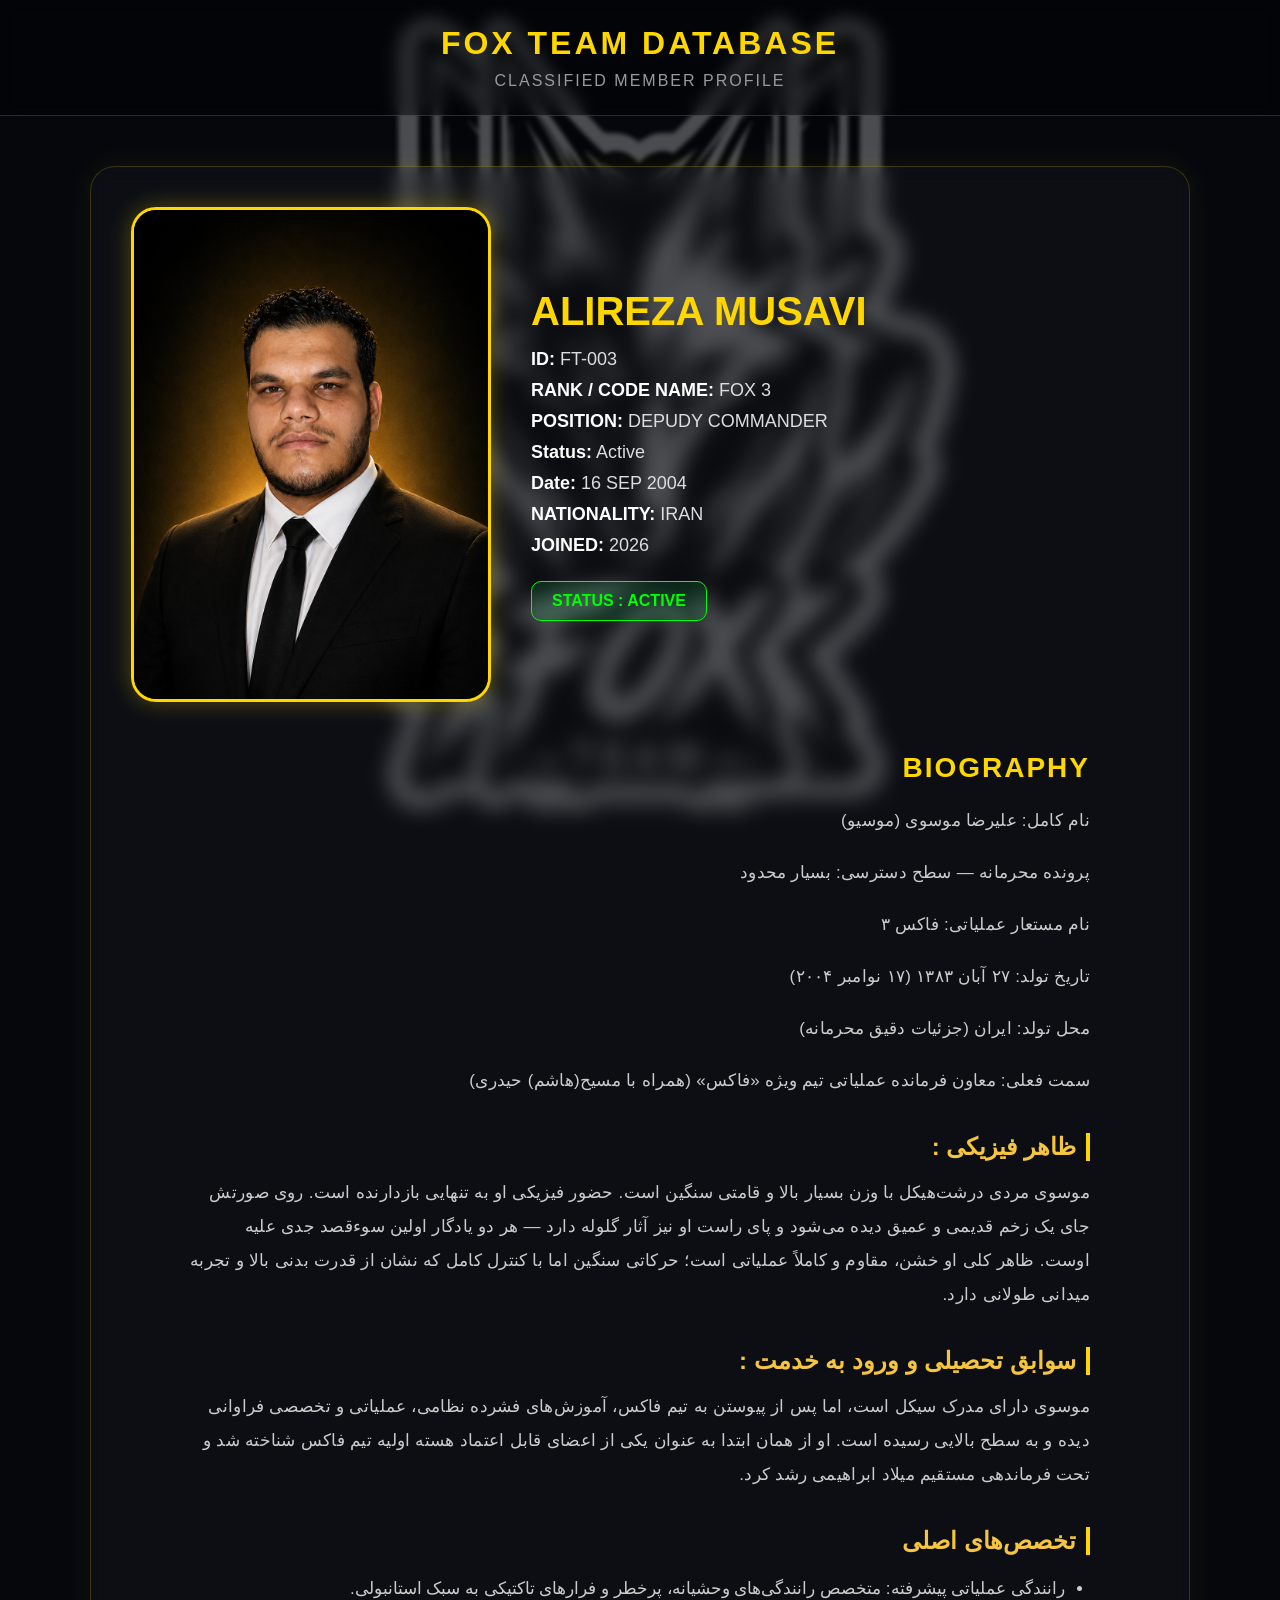
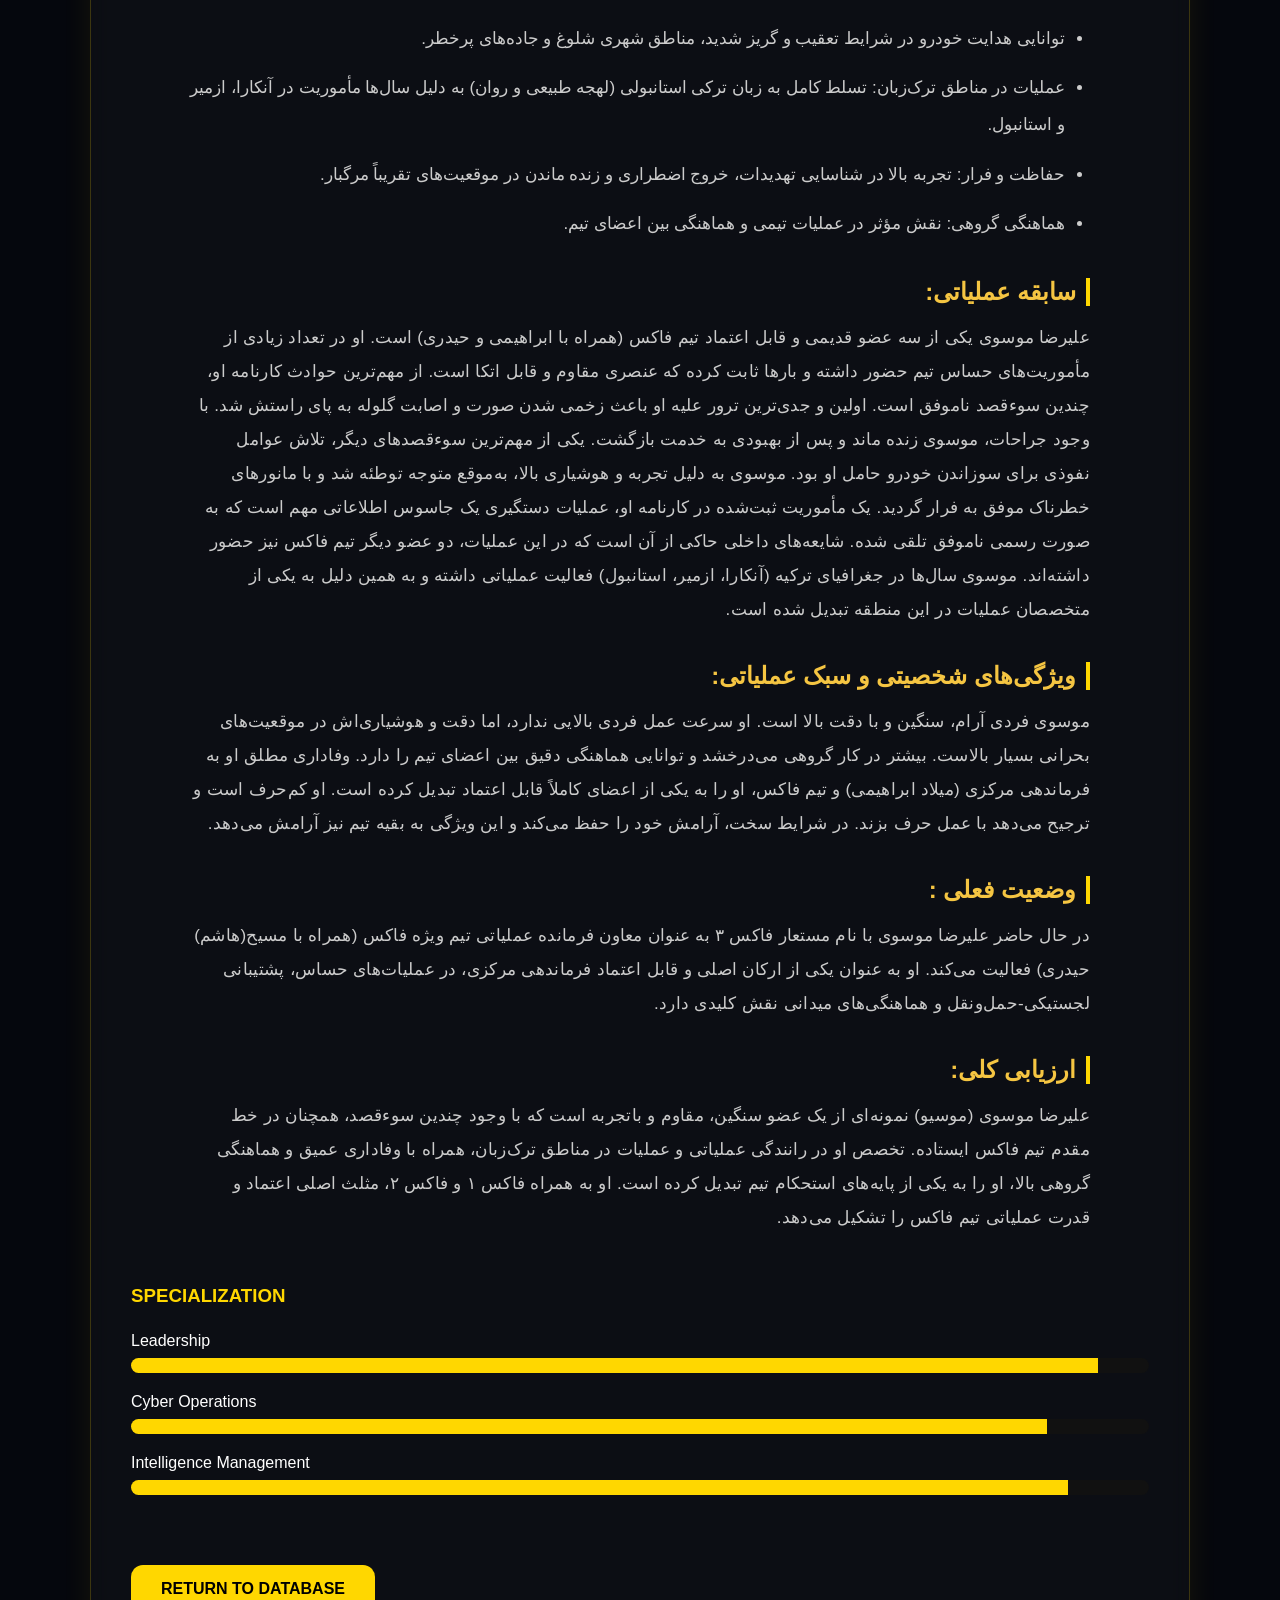
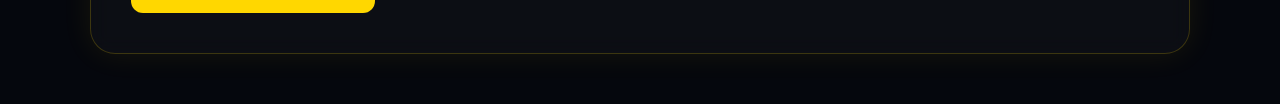
<file: musio.html>
<!D<!DOCTYPE html>
  <html lang="en">

  <head>
    <meta charset="UTF-8">
    <meta name="viewport" content="width=device-width, initial-scale=1.0">
    <link rel="stylesheet" href="style.css">
    <title>MASIH PROFILE</title>
    <link rel="preconnect" href="https://fonts.googleapis.com">
    <link rel="preconnect" href="https://fonts.gstatic.com" crossorigin>

    <link href="https://fonts.googleapis.com/css2?family=Vazirmatn:wght@300;400;700&display=swap" rel="stylesheet">

    <style>
      * {
        margin: 0;
        padding: 0;
        box-sizing: border-box;
        font-family: Arial;
      }

      body {
        background: #05070d;
        color: white;
        overflow-x: hidden;
      }

      /* BACKGROUND */

      .bg-logo {
        position: fixed;

        top: 50%;
        left: 50%;

        transform: translate(-50%, -50%);

        width: 1000px;
        height: 1000px;

        background-image: url("member/logo.png");
        background-repeat: no-repeat;
        background-position: center;
        background-size: cover;

        opacity: 0.28;

        filter: blur(2px);

        z-index: 0;

        pointer-events: none;

        animation: logoFloat 8s ease-in-out infinite;
      }

      /* HEADER */

      .header {
        width: 100%;
        padding: 25px;
        text-align: center;
        border-bottom: 1px solid rgba(255, 215, 0, 0.2);
        background: rgba(0, 0, 0, 0.4);
        backdrop-filter: blur(8px);
      }

      .header h1 {
        color: gold;
        font-size: 32px;
        letter-spacing: 3px;
      }

      .header p {
        margin-top: 10px;
        color: #999;
        letter-spacing: 2px;
      }

      /* PROFILE CARD */

      .profile-container {
        width: 90%;
        max-width: 1100px;
        margin: 50px auto;
        background: rgba(255, 255, 255, 0.03);
        border: 1px solid rgba(255, 215, 0, 0.2);
        border-radius: 25px;
        padding: 40px;
        backdrop-filter: blur(10px);
        box-shadow: 0 0 30px rgba(255, 215, 0, 0.08);
      }

      /* TOP */

      .top-section {
        display: flex;
        flex-wrap: wrap;
        gap: 40px;
        align-items: center;
      }

      /* IMAGE */

      .profile-image {
        width: 360px;
        border-radius: 25px;
        border: 3px solid gold;
        box-shadow: 0 0 25px rgba(255, 215, 0, 0.3);
      }

      /* INFO */

      .info h2 {
        font-size: 40px;
        color: gold;
        margin-bottom: 15px;
      }

      .info p {
        margin: 10px 0;
        font-size: 18px;
        color: #ddd;
      }

      /* STATUS */

      .status {
        margin-top: 15px;
        display: inline-block;
        padding: 10px 20px;
        background: rgba(0, 255, 100, 0.1);
        border: 1px solid lime;
        color: lime;
        border-radius: 10px;
        font-weight: bold;
      }

      /* BIO */

      .bio {
        margin-top: 50px;
      }

      .bio h3 {
        color: gold;
        margin-bottom: 20px;
        font-size: 28px;
      }

      .bio p {
        color: #ccc;
        line-height: 2;
        font-size: 17px;
      }

      /* SKILLS */

      .skills {
        margin-top: 50px;
      }

      .skills h3 {
        color: gold;
        margin-bottom: 25px;
      }

      .skill {
        margin-bottom: 20px;
      }

      .skill-name {
        margin-bottom: 8px;
      }

      .skill-bar {
        width: 100%;
        height: 15px;
        background: #111;
        border-radius: 20px;
        overflow: hidden;
      }

      .skill-fill {
        height: 100%;
        background: gold;
      }

      /* BUTTON */

      .back-btn {
        margin-top: 50px;
        display: inline-block;
        padding: 15px 30px;
        background: gold;
        color: black;
        text-decoration: none;
        border-radius: 12px;
        font-weight: bold;
        transition: 0.3s;
      }

      .back-btn:hover {
        transform: scale(1.05);
      }
    </style>

  </head>

  <body>

    <img src="member/logo.png" class="bg-logo">

    <div class="header">
      <h1>FOX TEAM DATABASE</h1>
      <p>CLASSIFIED MEMBER PROFILE</p>
    </div>

    <div class="profile-container">

      <div class="top-section">

        <img src="member/member3.png" class="profile-image">

        <div class="info">
          <h2>ALIREZA MUSAVI</h2>

          <p><span>ID:</span> FT-003</p>
          <p><span>RANK / CODE NAME:</span> FOX 3</p>
          <p><span>POSITION:</span> DEPUDY COMMANDER</p>
          <p><span>Status:</span> Active</p>
          <p><span>Date:</span> 16 SEP 2004</p>
          <p><span>NATIONALITY:</span> IRAN</p>
          <p><span>JOINED:</span> 2026</p>

          <div class="status">
            STATUS : ACTIVE
          </div>
        </div>

      </div>

      <div class="bio">

        <h3>BIOGRAPHY</h3>

        <P>نام کامل: علیرضا موسوی (موسیو)</P>

        <P>پرونده محرمانه — سطح دسترسی: بسیار محدود</P>

        <P> نام مستعار عملیاتی: فاکس ۳</P>

        <P>تاریخ تولد: ۲۷ آبان ۱۳۸۳ (۱۷ نوامبر ۲۰۰۴)</P>

        <P>محل تولد: ایران (جزئیات دقیق محرمانه)</P>

        <P>سمت فعلی: معاون فرمانده عملیاتی تیم ویژه «فاکس» (همراه با مسیح(هاشم) حیدری)
        </P>

        <h4>ظاهر فیزیکی :</h4>

        <P>
          موسوی مردی درشت‌هیکل با وزن بسیار بالا و قامتی سنگین است. حضور فیزیکی او به تنهایی بازدارنده است. روی صورتش
          جای
          یک زخم قدیمی و عمیق دیده می‌شود و پای راست او نیز آثار گلوله دارد — هر دو یادگار اولین سوءقصد جدی علیه اوست.
          ظاهر کلی او خشن، مقاوم و کاملاً عملیاتی است؛
          حرکاتی سنگین اما با کنترل کامل که نشان از قدرت بدنی بالا و تجربه میدانی طولانی دارد.
        </P>

        <h4>سوابق تحصیلی و ورود به خدمت :</h4>

        <p>
          موسوی دارای مدرک سیکل است، اما پس از پیوستن به تیم فاکس، آموزش‌های فشرده نظامی، عملیاتی و تخصصی فراوانی دیده و
          به سطح بالایی رسیده است. او از همان ابتدا به عنوان یکی از اعضای قابل اعتماد هسته اولیه تیم فاکس شناخته شد و
          تحت
          فرماندهی مستقیم میلاد ابراهیمی رشد کرد.
        </p>

        <h4> تخصص‌های اصلی</h4>

        <ul>

          <li>
            رانندگی عملیاتی پیشرفته: متخصص رانندگی‌های وحشیانه، پرخطر و فرارهای تاکتیکی به سبک استانبولی.
          </li>

          <li> توانایی هدایت
            خودرو در شرایط تعقیب و گریز شدید، مناطق شهری شلوغ و جاده‌های پرخطر.
          </li>

          <li>
            عملیات در مناطق ترک‌زبان: تسلط کامل به زبان ترکی استانبولی (لهجه طبیعی و روان) به دلیل سال‌ها مأموریت در
            آنکارا،
            ازمیر و استانبول.
          </li>

          <li> حفاظت و فرار: تجربه بالا در شناسایی تهدیدات، خروج اضطراری و زنده ماندن در موقعیت‌های تقریباً مرگبار.</li>


          <li> هماهنگی گروهی: نقش مؤثر در عملیات تیمی و هماهنگی بین اعضای تیم.</li>

        </ul>

        <h4>سابقه عملیاتی:</h4>

        <p> علیرضا موسوی یکی از سه عضو قدیمی و قابل اعتماد تیم فاکس (همراه با ابراهیمی و حیدری) است. او در
          تعداد زیادی از مأموریت‌های حساس تیم حضور داشته و بارها ثابت کرده که عنصری مقاوم و قابل اتکا است.
          از مهم‌ترین حوادث کارنامه او، چندین سوءقصد ناموفق است. اولین و جدی‌ترین ترور علیه او باعث زخمی شدن صورت و
          اصابت
          گلوله به پای راستش شد. با وجود جراحات، موسوی زنده ماند و پس از بهبودی به خدمت بازگشت.
          یکی از مهم‌ترین سوءقصدهای دیگر، تلاش عوامل نفوذی برای سوزاندن خودرو حامل او بود. موسوی به دلیل تجربه و هوشیاری
          بالا، به‌موقع متوجه توطئه شد و با مانورهای خطرناک موفق به فرار گردید.
          یک مأموریت ثبت‌شده در کارنامه او، عملیات دستگیری یک جاسوس اطلاعاتی مهم است که به صورت رسمی ناموفق تلقی شده.
          شایعه‌های داخلی حاکی از آن است که در این عملیات، دو عضو دیگر تیم فاکس نیز حضور داشته‌اند.
          موسوی سال‌ها در جغرافیای ترکیه (آنکارا، ازمیر، استانبول) فعالیت عملیاتی داشته و به همین دلیل به یکی از متخصصان
          عملیات در این منطقه تبدیل شده است.
        </p>

        <h4>ویژگی‌های شخصیتی و سبک عملیاتی:</h4>

        <p> موسوی فردی آرام، سنگین و با دقت بالا است. او سرعت عمل فردی بالایی ندارد، اما دقت و هوشیاری‌اش در موقعیت‌های
          بحرانی بسیار بالاست. بیشتر در کار گروهی می‌درخشد و توانایی هماهنگی دقیق بین اعضای تیم را دارد. وفاداری مطلق او
          به فرماندهی مرکزی (میلاد ابراهیمی) و تیم فاکس، او را به یکی از اعضای کاملاً قابل اعتماد تبدیل کرده است.
          او کم‌حرف است و ترجیح می‌دهد با عمل حرف بزند. در شرایط سخت، آرامش خود را حفظ می‌کند و این ویژگی به بقیه تیم
          نیز
          آرامش می‌دهد.
        </p>

        <h4>وضعیت فعلی :</h4>

        <p>
          در حال حاضر علیرضا موسوی با نام مستعار فاکس ۳ به عنوان معاون فرمانده عملیاتی تیم ویژه فاکس (همراه با
          مسیح(هاشم)
          حیدری) فعالیت می‌کند. او به عنوان یکی از ارکان اصلی و قابل اعتماد فرماندهی مرکزی، در عملیات‌های حساس، پشتیبانی
          لجستیکی-حمل‌ونقل و هماهنگی‌های میدانی نقش کلیدی دارد.
        </p>

        <h4>ارزیابی کلی:</h4>

        <p>
          علیرضا موسوی (موسیو) نمونه‌ای از یک عضو سنگین، مقاوم و باتجربه است که با وجود چندین سوءقصد، همچنان در خط مقدم
          تیم فاکس ایستاده. تخصص او در رانندگی عملیاتی و عملیات در مناطق ترک‌زبان، همراه با وفاداری عمیق و هماهنگی گروهی
          بالا، او را به یکی از پایه‌های استحکام تیم تبدیل کرده است. او به همراه فاکس ۱ و فاکس ۲، مثلث اصلی اعتماد و
          قدرت
          عملیاتی تیم فاکس را تشکیل می‌دهد.

        </p>

      </div>

      <div class="skills">

        <h3>SPECIALIZATION</h3>

        <div class="skill">
          <div class="skill-name">Leadership</div>
          <div class="skill-bar">
            <div class="skill-fill" style="width:95%"></div>
          </div>
        </div>

        <div class="skill">
          <div class="skill-name">Cyber Operations</div>
          <div class="skill-bar">
            <div class="skill-fill" style="width:90%"></div>
          </div>
        </div>

        <div class="skill">
          <div class="skill-name">Intelligence Management</div>
          <div class="skill-bar">
            <div class="skill-fill" style="width:92%"></div>
          </div>
        </div>

      </div>

      <a href="index.html" class="back-btn">
        RETURN TO DATABASE
      </a>

    </div>

  </body>

  </html>
</file>
<file: style.css>
/* ========================= */
/* FOX TEAM - style.css */
/* ========================= */

* {
  margin: 0;
  padding: 0;
  box-sizing: border-box;
}

body {
  font-family: 'Vazirmatn', sans-serif;
  background: #0b0b0b;
  color: white;
  font-family: Arial;
}

/* LOGIN */

.login-container {
  width: 100%;
  height: 100vh;

  display: flex;
  flex-direction: column;
  justify-content: center;
  align-items: center;

  padding: 20px;
}

.logo-area {
  text-align: center;
  margin-bottom: 15px;
  width: 100%;

  filter: drop-shadow(0 0 10px #ffd700);

  animation: glow 2s infinate ease-in-out;

  @keyframes glow {
    0% {
      transform: scale(1);
      filter: drop-shadow(0 0 5px #ffd700);

    }

    50% {
      transform: scale(1.05);
      filter: drop-shadow(0 0 20px #ffd700);
    }

    100% {
      transform: scale(1);
      filter: drop-shadow(0 0 5px #ffd700);
    }
  }

}

.logo-area img {
  width: 700px;
  display: block;
  margin: 0 auto;
}

.logo-area h1 {
  color: #d4af37;
  letter-spacing: 4px;
}

.logo-area p {
  color: #999;
  margin-top: 10px;
}

.login-card {
  width: 320px;

  background: #111;
  border: 1px solid #d4af37;

  border-radius: 12px;

  padding: 30px;
}

.login-card h2 {
  text-align: center;
  margin-bottom: 25px;
  color: #d4af37;
}

.login-card input {
  width: 100%;
  padding: 14px;

  background: #1a1a1a;
  border: none;
  outline: none;

  color: white;

  border-radius: 8px;

  margin-bottom: 20px;
}

.login-card button {
  width: 100%;
  padding: 14px;

  border: none;
  border-radius: 8px;

  background: #d4af37;
  color: black;

  font-weight: bold;
  cursor: pointer;
}

#errorText {
  color: red;
  text-align: center;
  margin-top: 15px;
}

/* PANEL */

.hidden {
  display: none;
}

.panel-container {
  padding: 30px;

  position: relative;
  overflow: hidden;
}

.top-bar {
  display: flex;
  justify-content: space-between;
  align-items: center;

  margin-bottom: 30px;

  position: fixed;
  top: 20px;
  left: 50%;
  transform: translateX(-50%);

  width: 320px;
  padding: 15px 25px;

  background: rgba(0, 0, 0, 0.55);
  border: 2px solid rgba(255, 255, 255, 0.15);
  border-radius: 20px;

  backdrop-filter: blur(12px);
  -webkit-backdrop-filter: blur(12px);

  box-shadow: 0 0 25px rgba(0, 0, 0, 0.45);

  z-index: 9999;

  text-align: center;

  #clock {
    font-size: 42px;
    font-weight: bold;
    color: white;
    letter-spacing: 3px;
  }

  #date {
    margin-top: 8px;

    font-size: 16px;
    color: rgba(255, 255, 255, 0.8);

    letter-spacing: 1px;
  }
}

.top-bar h2 {
  color: #d4af37;
}

.logout-btn {
  background: #d4af37;
  border: none;

  padding: 10px 20px;
  border-radius: 8px;

  cursor: pointer;
  font-weight: bold;
}

/* MEMBERS */

.members-grid {
  display: grid;

  grid-template-columns:
    repeat(auto-fit, minmax(250px, 1fr));

  gap: 25px;
}

.member-card {
  background: #111;

  border: 1px solid #333;
  border-radius: 14px;

  padding: 20px;
  text-align: center;

  transition: 0.3s;
}

.member-card:hover {
  border-color: #d4af37;
  transform: translateY(-5px);
}

.member-card img {
  width: 200px;
  height: 200px;

  border-radius: 25%;
  object-fit: cover;

  margin-bottom: 15px;

  border: 2px solid #d4af37;
}

.member-card h3 {
  color: #d4af37;
  margin-bottom: 15px;
}

.info p {
  margin: 8px 0;
  color: #ccc;
}

.info span {
  color: white;
  font-weight: bold;
}

.panel-bg-logo {
  position: fixed;

  top: 50%;
  left: 50%;

  transform: translate(-50%, -50%);

  width: 1000px;
  height: 1000px;

  background-image: url("member/logo.png");
  background-repeat: no-repeat;
  background-position: center;
  background-size: cover;

  opacity: 0.28;

  filter: blur(2px);

  z-index: 0;

  pointer-events: none;

  animation: logoFloat 8s ease-in-out infinite;
}

.top-bar,
.members-grid {
  position: relative;
  z-index: 2;
}

@keyframes lpgoFloat {
  0% {
    transform: translate(-50%, -50%) scale(1);
  }

  50% {
    transform: translate(-50%, -50%) scale(1.03);
  }

  100% {
    transform: translate(-50%, -50%) scale(1);
  }
}

.panel-container {
  position: relative;
  overflow: hidden;

  background:
    radial-gradient(circle at center,
      rgba(212, 175, 55, 0.06) 0%,
      rgba(0, 0, 0, 0.95) 70%);

  min-height: 100vh;
}

.member-card * {
  background: rgba(15, 15, 15, 0.55);

  pointer-events: none;

  backdrop-filter: blur(5px);

  border: 1px solid rgba(212, 175, 55, 0, 25);

  box-shadow:
    0 0 25px rgba(0, 0, 0, 0.6);
}

.date-time {
  color: #d4af37;

  display: flex;
  flex-direction: column;

  gap: 5px;

  font-size: 18px;
  font-weight: bold;

  text-shadow: 0 0 10px rgba(212, 175, 55, 0, 5);
}

#clock {
  font-size: 28px;
  letter-spacing: 2px;
}

#date {
  font-size: 16px;
  color: #ccc;
}

.bio {
  max-width: 900px;
  margin: auto;
  direction: rtl;
  text-align: right;
}

.bio h3 {
  color: gold;
  font-size: 38px;
  margin-bottom: 30px;
  letter-spacing: 2px;
}

.bio h4 {
  color: #f5c542;
  margin-top: 35px;
  margin-bottom: 15px;
  font-size: 24px;
  font-weight: 700;
  border-right: 4px solid gold;
  padding-right: 10px;
}

.bio p {
  line-height: 2.4;
  font-weight: 400;
  margin-bottom: 18px;
  color: #ddd;
  font-size: 18px;
  letter-spacing: 0.3px;
}

.bio ul {
  padding-right: 25px;
  margin-bottom: 25px;
}

.bio li {
  margin-bottom: 12px;
  line-height: 2.2;
  color: #ccc;
  font-size: 17px;
}
</file>
